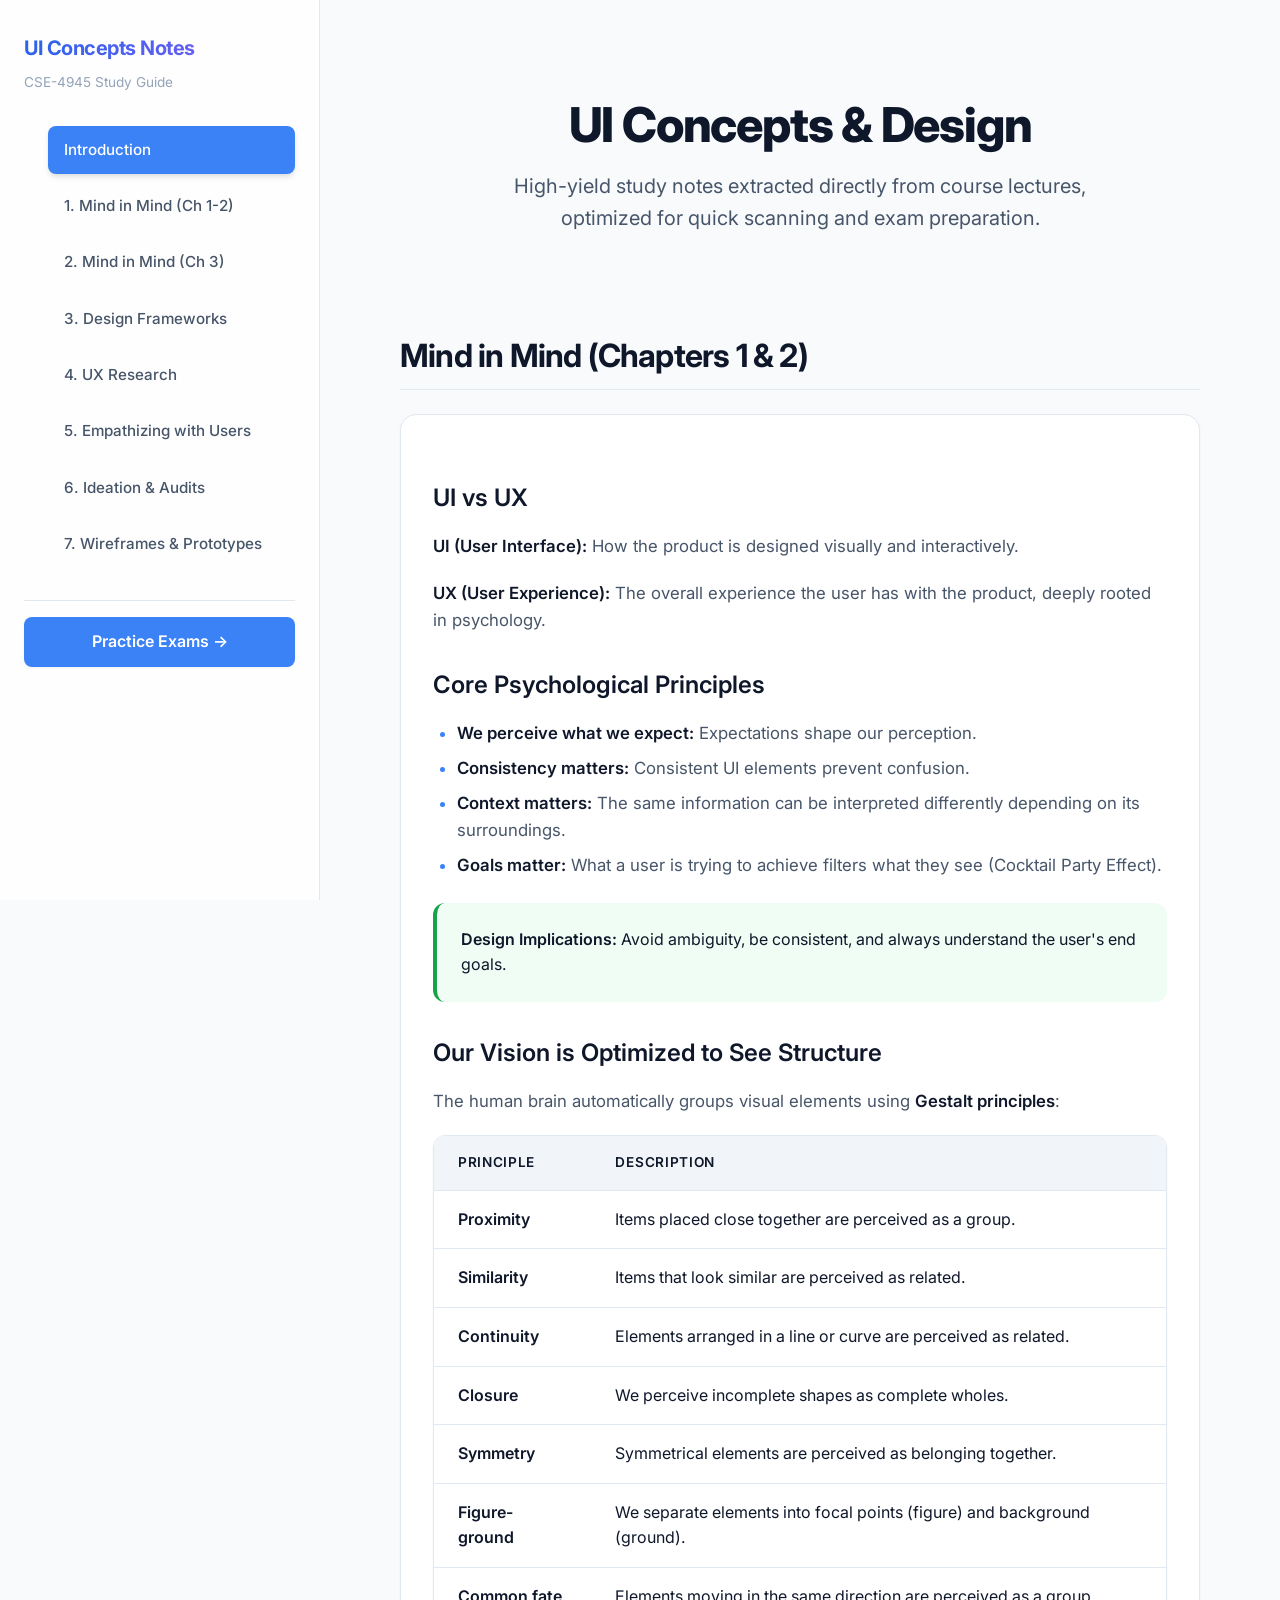
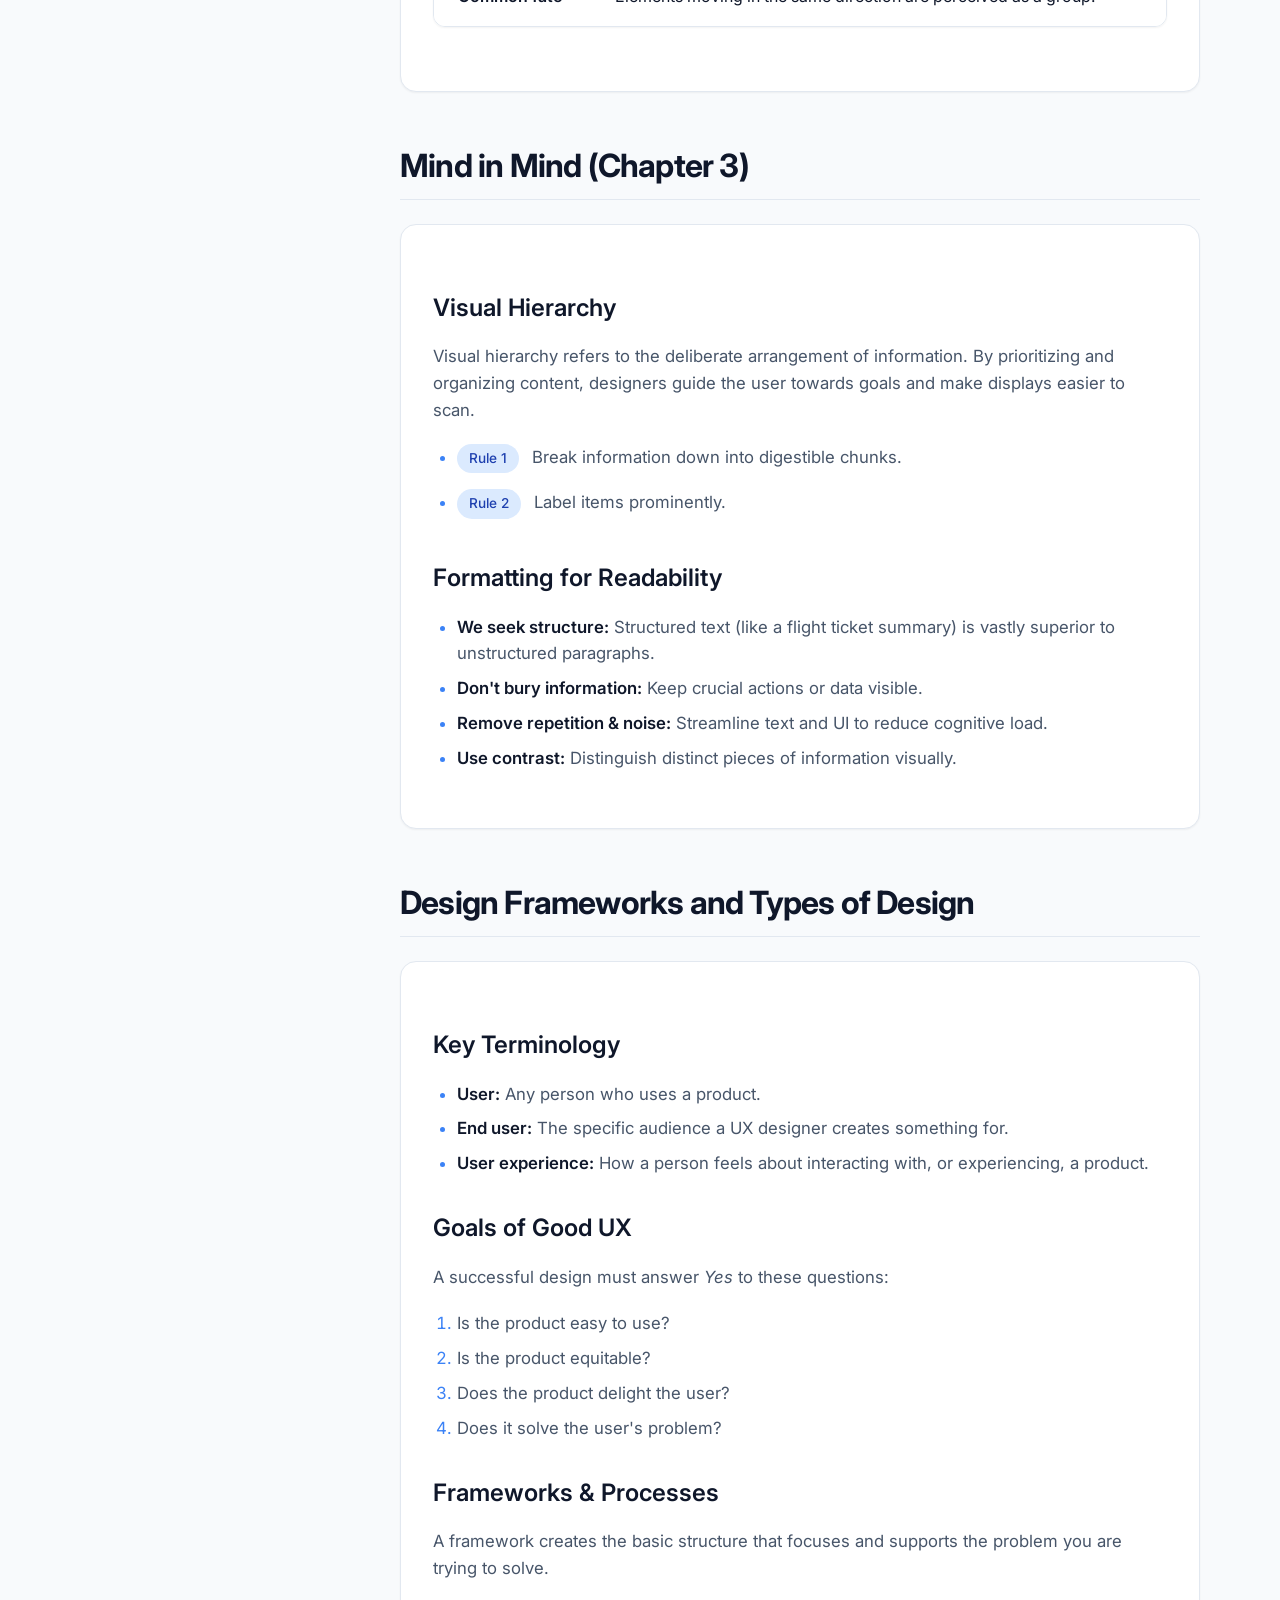
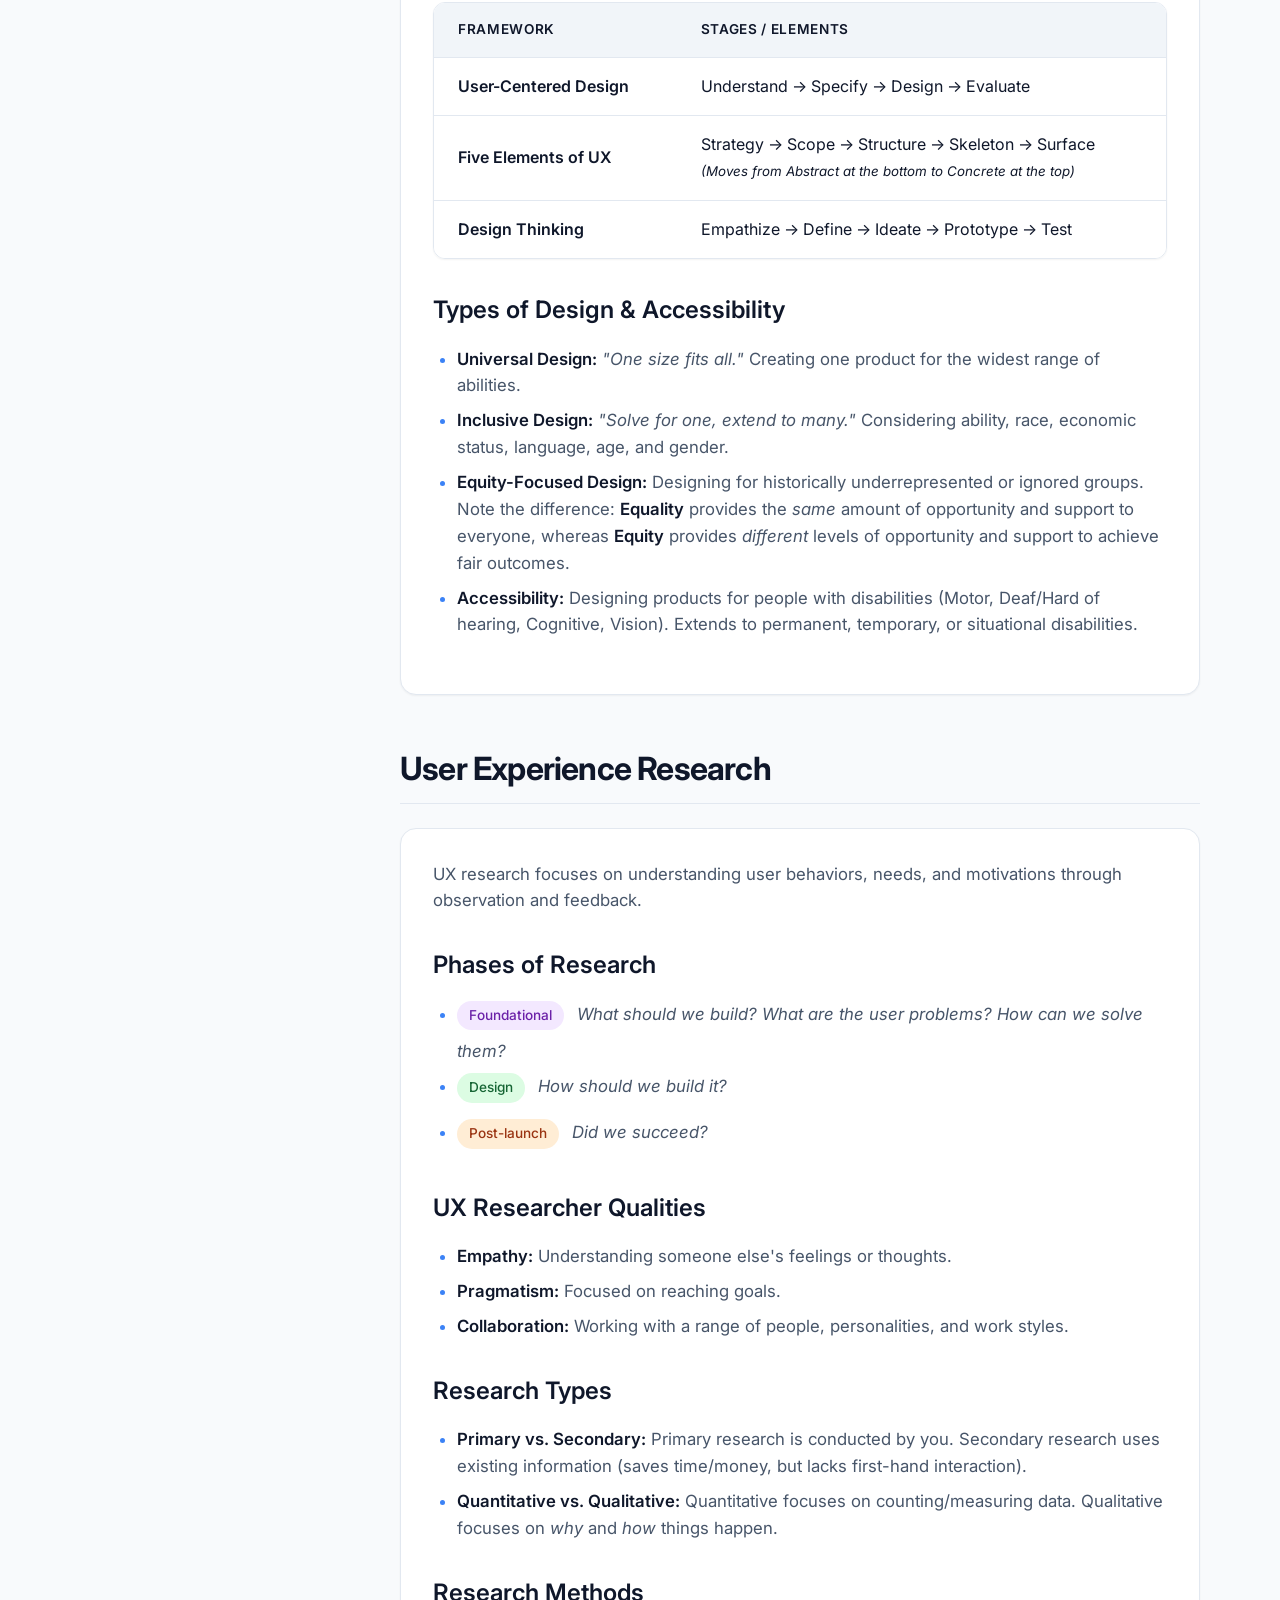
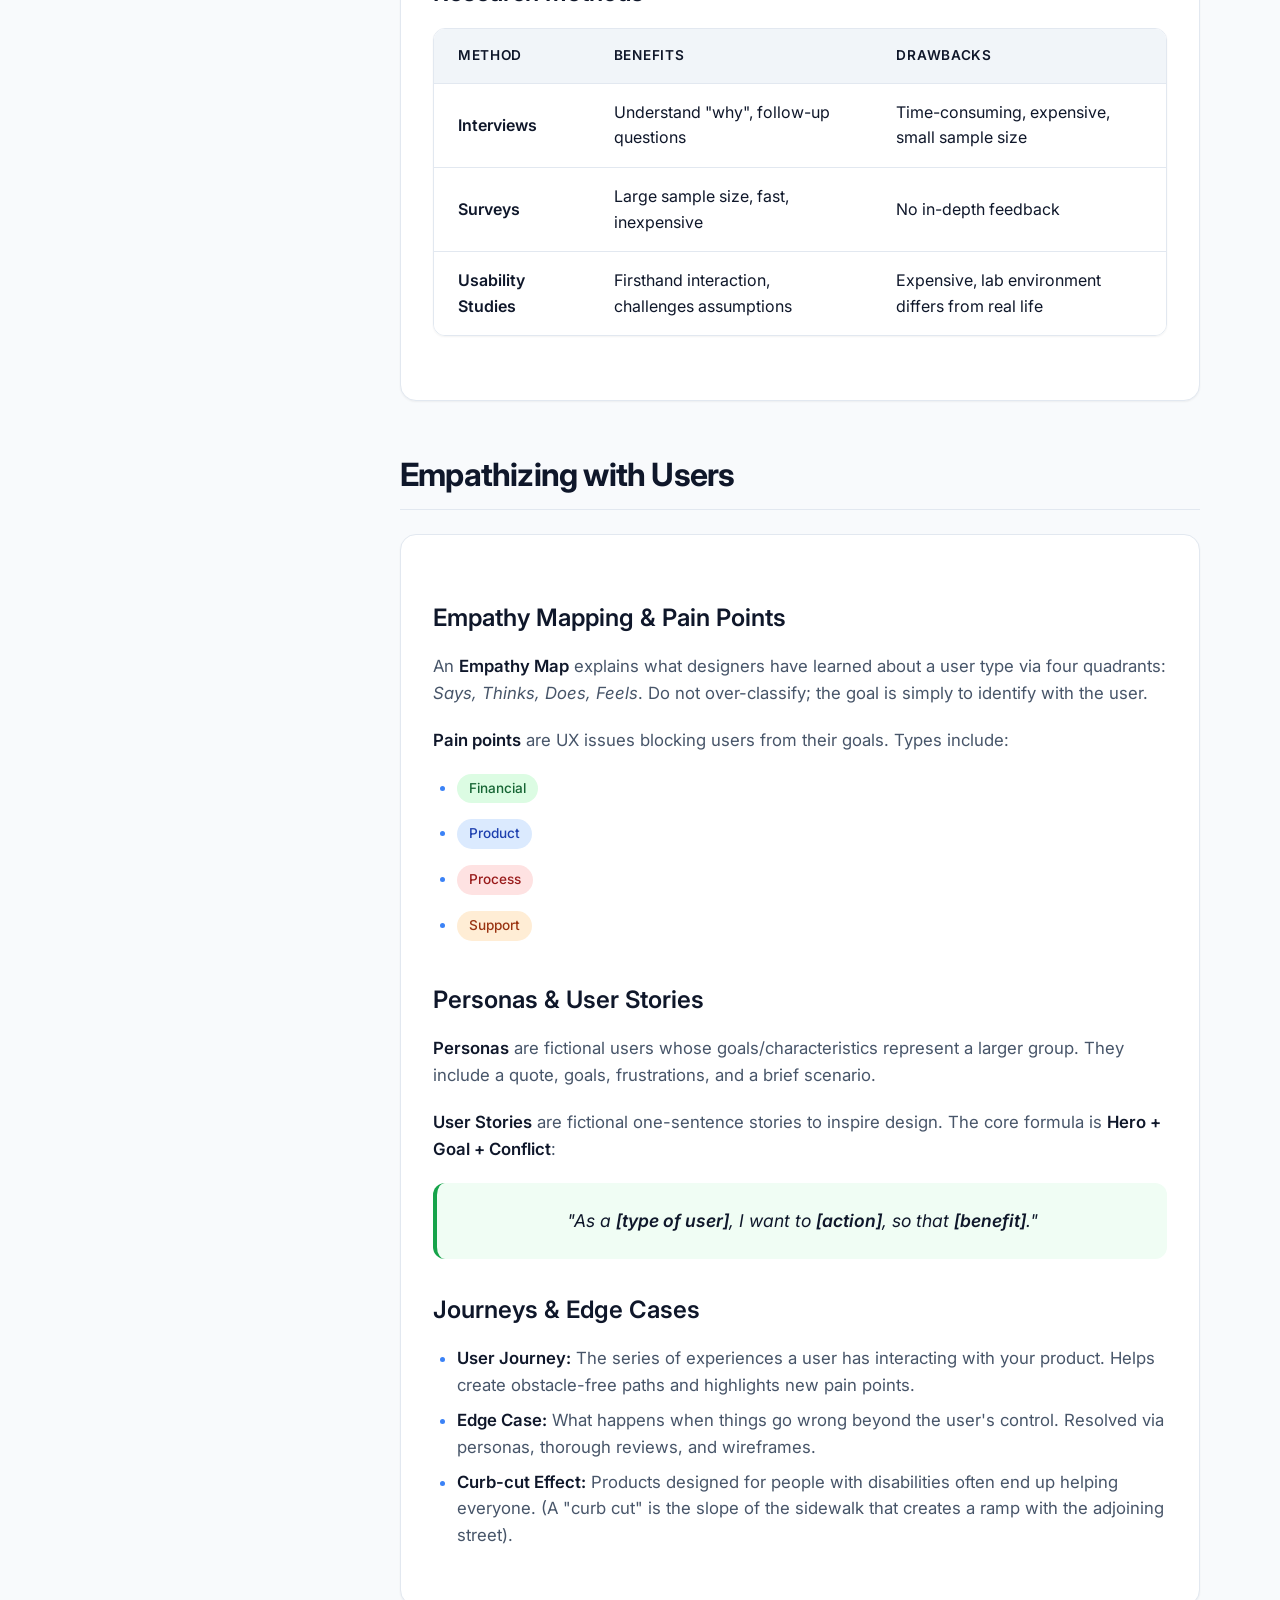
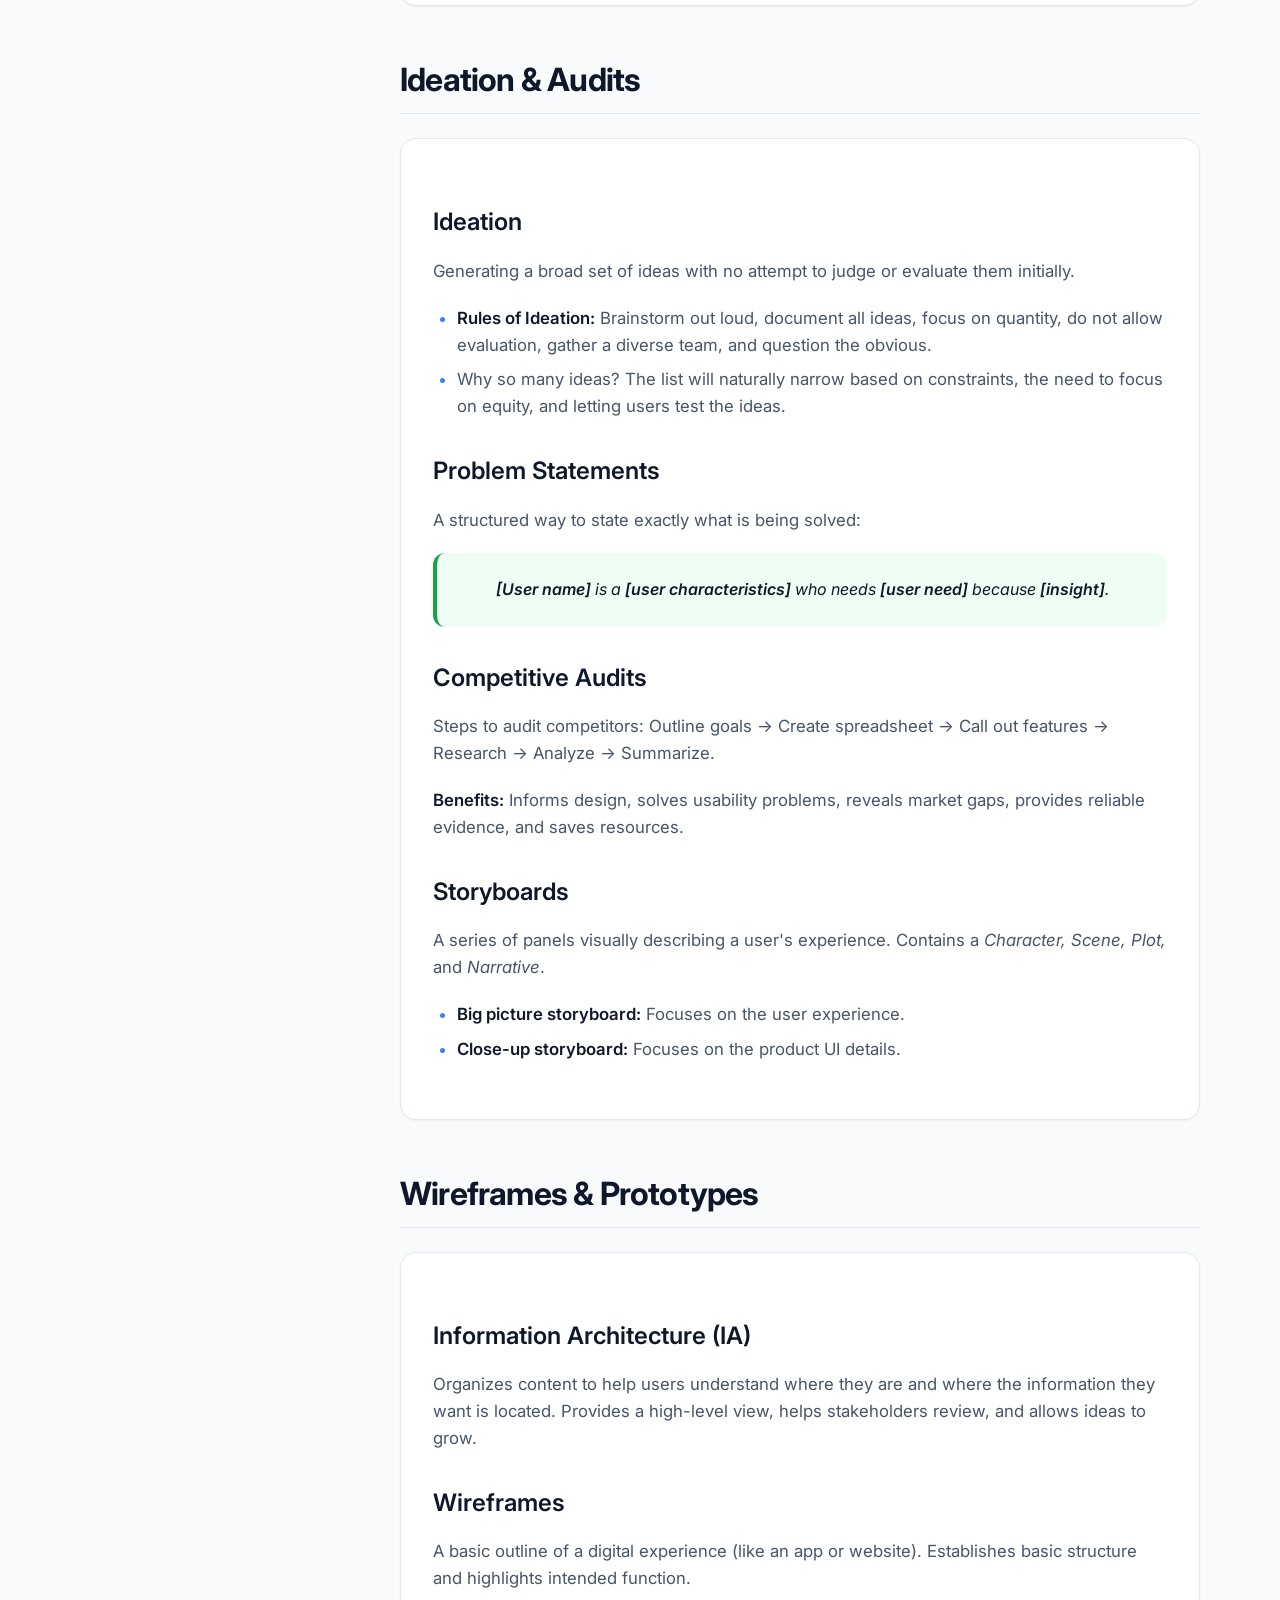
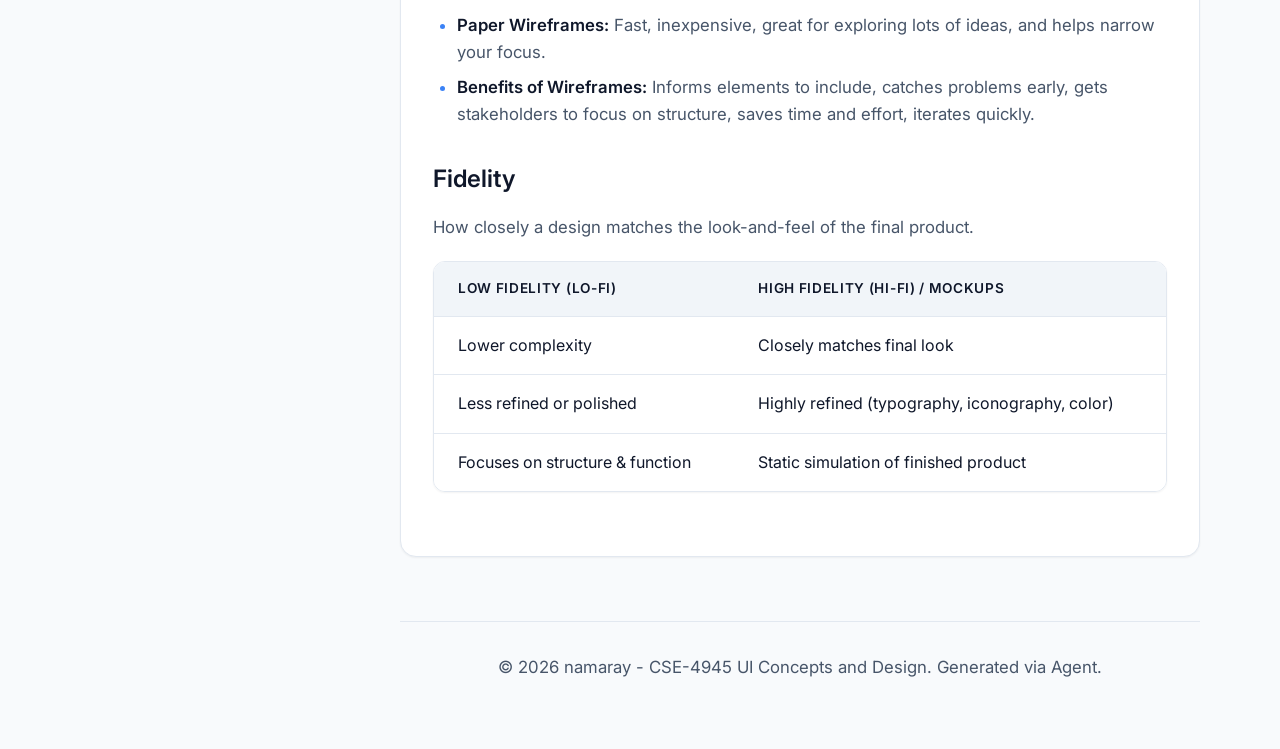
<file: index.html>
<!DOCTYPE html>
<html lang="en">
<head>
    <meta charset="UTF-8">
    <meta name="viewport" content="width=device-width, initial-scale=1.0">
    <title>UI Concepts and Design - Study Notes</title>
    <meta name="description" content="A comprehensive collection of study notes for CSE-4945 UI Concepts and Design.">
    <link rel="stylesheet" href="styles.css">
</head>
<body>
    <button class="mobile-toggle" id="mobile-toggle" aria-label="Toggle navigation">
        <svg width="24" height="24" viewBox="0 0 24 24" fill="none" stroke="currentColor" stroke-width="2" stroke-linecap="round" stroke-linejoin="round">
            <line x1="3" y1="12" x2="21" y2="12"></line>
            <line x1="3" y1="6" x2="21" y2="6"></line>
            <line x1="3" y1="18" x2="21" y2="18"></line>
        </svg>
    </button>

    <div class="app-container">
        <aside class="sidebar" id="sidebar">
            <div class="sidebar-header">
                <div class="sidebar-title">UI Concepts Notes</div>
                <p style="font-size: 0.85rem; margin-top: 0.5rem; color: var(--text-tertiary);">CSE-4945 Study Guide</p>
            </div>
            <nav>
                <ul class="nav-list">
                    <li class="nav-item"><a href="#intro" class="nav-link">Introduction</a></li>
                    <li class="nav-item"><a href="#ch1" class="nav-link">1. Mind in Mind (Ch 1-2)</a></li>
                    <li class="nav-item"><a href="#ch2" class="nav-link">2. Mind in Mind (Ch 3)</a></li>
                    <li class="nav-item"><a href="#ch3" class="nav-link">3. Design Frameworks</a></li>
                    <li class="nav-item"><a href="#ch4" class="nav-link">4. UX Research</a></li>
                    <li class="nav-item"><a href="#ch5" class="nav-link">5. Empathizing with Users</a></li>
                    <li class="nav-item"><a href="#ch6" class="nav-link">6. Ideation & Audits</a></li>
                    <li class="nav-item"><a href="#ch7" class="nav-link">7. Wireframes & Prototypes</a></li>
                </ul>
            </nav>
            <div style="margin-top: 2rem; padding-top: 1rem; border-top: 1px solid var(--border-color);">
                <a href="exam_answers.html" style="display: block; padding: 0.75rem 1rem; background-color: var(--accent-primary); color: white; text-align: center; border-radius: 0.5rem; text-decoration: none; font-weight: 600; box-shadow: var(--shadow-sm); transition: transform 0.2s ease;">Practice Exams &rarr;</a>
            </div>
        </aside>

        <main class="main-content">
            <div class="content-wrapper">
                <section class="hero" id="intro">
                    <h1>UI Concepts & Design</h1>
                    <p>High-yield study notes extracted directly from course lectures, optimized for quick scanning and exam preparation.</p>
                </section>

                <h2 id="ch1">Mind in Mind (Chapters 1 & 2)</h2>
                <div class="card">
                    <h3>UI vs UX</h3>
                    <p><strong>UI (User Interface):</strong> How the product is designed visually and interactively.</p>
                    <p><strong>UX (User Experience):</strong> The overall experience the user has with the product, deeply rooted in psychology.</p>
                    
                    <h3>Core Psychological Principles</h3>
                    <ul>
                        <li><strong>We perceive what we expect:</strong> Expectations shape our perception.</li>
                        <li><strong>Consistency matters:</strong> Consistent UI elements prevent confusion.</li>
                        <li><strong>Context matters:</strong> The same information can be interpreted differently depending on its surroundings.</li>
                        <li><strong>Goals matter:</strong> What a user is trying to achieve filters what they see (Cocktail Party Effect).</li>
                    </ul>
                    
                    <div class="callout">
                        <strong>Design Implications:</strong> Avoid ambiguity, be consistent, and always understand the user's end goals.
                    </div>

                    <h3>Our Vision is Optimized to See Structure</h3>
                    <p>The human brain automatically groups visual elements using <strong>Gestalt principles</strong>:</p>
                    <div class="table-container">
                        <table>
                            <thead>
                                <tr>
                                    <th>Principle</th>
                                    <th>Description</th>
                                </tr>
                            </thead>
                            <tbody>
                                <tr>
                                    <td><strong>Proximity</strong></td>
                                    <td>Items placed close together are perceived as a group.</td>
                                </tr>
                                <tr>
                                    <td><strong>Similarity</strong></td>
                                    <td>Items that look similar are perceived as related.</td>
                                </tr>
                                <tr>
                                    <td><strong>Continuity</strong></td>
                                    <td>Elements arranged in a line or curve are perceived as related.</td>
                                </tr>
                                <tr>
                                    <td><strong>Closure</strong></td>
                                    <td>We perceive incomplete shapes as complete wholes.</td>
                                </tr>
                                <tr>
                                    <td><strong>Symmetry</strong></td>
                                    <td>Symmetrical elements are perceived as belonging together.</td>
                                </tr>
                                <tr>
                                    <td><strong>Figure-ground</strong></td>
                                    <td>We separate elements into focal points (figure) and background (ground).</td>
                                </tr>
                                <tr>
                                    <td><strong>Common fate</strong></td>
                                    <td>Elements moving in the same direction are perceived as a group.</td>
                                </tr>
                            </tbody>
                        </table>
                    </div>
                </div>

                <h2 id="ch2">Mind in Mind (Chapter 3)</h2>
                <div class="card">
                    <h3>Visual Hierarchy</h3>
                    <p>Visual hierarchy refers to the deliberate arrangement of information. By prioritizing and organizing content, designers guide the user towards goals and make displays easier to scan.</p>
                    
                    <ul>
                        <li><span class="badge blue">Rule 1</span> Break information down into digestible chunks.</li>
                        <li><span class="badge blue">Rule 2</span> Label items prominently.</li>
                    </ul>

                    <h3>Formatting for Readability</h3>
                    <ul>
                        <li><strong>We seek structure:</strong> Structured text (like a flight ticket summary) is vastly superior to unstructured paragraphs.</li>
                        <li><strong>Don't bury information:</strong> Keep crucial actions or data visible.</li>
                        <li><strong>Remove repetition & noise:</strong> Streamline text and UI to reduce cognitive load.</li>
                        <li><strong>Use contrast:</strong> Distinguish distinct pieces of information visually.</li>
                    </ul>
                </div>

                <h2 id="ch3">Design Frameworks and Types of Design</h2>
                <div class="card">
                    <h3>Key Terminology</h3>
                    <ul>
                        <li><strong>User:</strong> Any person who uses a product.</li>
                        <li><strong>End user:</strong> The specific audience a UX designer creates something for.</li>
                        <li><strong>User experience:</strong> How a person feels about interacting with, or experiencing, a product.</li>
                    </ul>

                    <h3>Goals of Good UX</h3>
                    <p>A successful design must answer <em>Yes</em> to these questions:</p>
                    <ol>
                        <li>Is the product easy to use?</li>
                        <li>Is the product equitable?</li>
                        <li>Does the product delight the user?</li>
                        <li>Does it solve the user's problem?</li>
                    </ol>

                    <h3>Frameworks & Processes</h3>
                    <p>A framework creates the basic structure that focuses and supports the problem you are trying to solve.</p>
                    
                    <div class="table-container">
                        <table>
                            <thead>
                                <tr>
                                    <th>Framework</th>
                                    <th>Stages / Elements</th>
                                </tr>
                            </thead>
                            <tbody>
                                <tr>
                                    <td><strong>User-Centered Design</strong></td>
                                    <td>Understand &rarr; Specify &rarr; Design &rarr; Evaluate</td>
                                </tr>
                                <tr>
                                    <td><strong>Five Elements of UX</strong></td>
                                    <td>Strategy &rarr; Scope &rarr; Structure &rarr; Skeleton &rarr; Surface<br><small><em>(Moves from Abstract at the bottom to Concrete at the top)</em></small></td>
                                </tr>
                                <tr>
                                    <td><strong>Design Thinking</strong></td>
                                    <td>Empathize &rarr; Define &rarr; Ideate &rarr; Prototype &rarr; Test</td>
                                </tr>
                            </tbody>
                        </table>
                    </div>

                    <h3>Types of Design & Accessibility</h3>
                    <ul>
                        <li><strong>Universal Design:</strong> <em>"One size fits all."</em> Creating one product for the widest range of abilities.</li>
                        <li><strong>Inclusive Design:</strong> <em>"Solve for one, extend to many."</em> Considering ability, race, economic status, language, age, and gender.</li>
                        <li><strong>Equity-Focused Design:</strong> Designing for historically underrepresented or ignored groups. Note the difference: <strong>Equality</strong> provides the <em>same</em> amount of opportunity and support to everyone, whereas <strong>Equity</strong> provides <em>different</em> levels of opportunity and support to achieve fair outcomes.</li>
                        <li><strong>Accessibility:</strong> Designing products for people with disabilities (Motor, Deaf/Hard of hearing, Cognitive, Vision). Extends to permanent, temporary, or situational disabilities.</li>
                    </ul>
                </div>

                <h2 id="ch4">User Experience Research</h2>
                <div class="card">
                    <p>UX research focuses on understanding user behaviors, needs, and motivations through observation and feedback.</p>

                    <h3>Phases of Research</h3>
                    <ul>
                        <li><span class="badge purple">Foundational</span> <em>What should we build? What are the user problems? How can we solve them?</em></li>
                        <li><span class="badge green">Design</span> <em>How should we build it?</em></li>
                        <li><span class="badge orange">Post-launch</span> <em>Did we succeed?</em></li>
                    </ul>

                    <h3>UX Researcher Qualities</h3>
                    <ul>
                        <li><strong>Empathy:</strong> Understanding someone else's feelings or thoughts.</li>
                        <li><strong>Pragmatism:</strong> Focused on reaching goals.</li>
                        <li><strong>Collaboration:</strong> Working with a range of people, personalities, and work styles.</li>
                    </ul>

                    <h3>Research Types</h3>
                    <ul>
                        <li><strong>Primary vs. Secondary:</strong> Primary research is conducted by you. Secondary research uses existing information (saves time/money, but lacks first-hand interaction).</li>
                        <li><strong>Quantitative vs. Qualitative:</strong> Quantitative focuses on counting/measuring data. Qualitative focuses on <em>why</em> and <em>how</em> things happen.</li>
                    </ul>

                    <h3>Research Methods</h3>
                    <div class="table-container">
                        <table>
                            <thead>
                                <tr>
                                    <th>Method</th>
                                    <th>Benefits</th>
                                    <th>Drawbacks</th>
                                </tr>
                            </thead>
                            <tbody>
                                <tr>
                                    <td><strong>Interviews</strong></td>
                                    <td>Understand "why", follow-up questions</td>
                                    <td>Time-consuming, expensive, small sample size</td>
                                </tr>
                                <tr>
                                    <td><strong>Surveys</strong></td>
                                    <td>Large sample size, fast, inexpensive</td>
                                    <td>No in-depth feedback</td>
                                </tr>
                                <tr>
                                    <td><strong>Usability Studies</strong></td>
                                    <td>Firsthand interaction, challenges assumptions</td>
                                    <td>Expensive, lab environment differs from real life</td>
                                </tr>
                            </tbody>
                        </table>
                    </div>
                </div>

                <h2 id="ch5">Empathizing with Users</h2>
                <div class="card">
                    <h3>Empathy Mapping & Pain Points</h3>
                    <p>An <strong>Empathy Map</strong> explains what designers have learned about a user type via four quadrants: <em>Says, Thinks, Does, Feels</em>. Do not over-classify; the goal is simply to identify with the user.</p>
                    <p><strong>Pain points</strong> are UX issues blocking users from their goals. Types include:</p>
                    <ul>
                        <li><span class="badge green">Financial</span></li>
                        <li><span class="badge blue">Product</span></li>
                        <li><span class="badge red">Process</span></li>
                        <li><span class="badge orange">Support</span></li>
                    </ul>

                    <h3>Personas & User Stories</h3>
                    <p><strong>Personas</strong> are fictional users whose goals/characteristics represent a larger group. They include a quote, goals, frustrations, and a brief scenario.</p>
                    <p><strong>User Stories</strong> are fictional one-sentence stories to inspire design. The core formula is <strong>Hero + Goal + Conflict</strong>:</p>
                    <div class="callout" style="text-align: center; font-size: 1.1rem;">
                        <em>"As a <strong>[type of user]</strong>, I want to <strong>[action]</strong>, so that <strong>[benefit]</strong>."</em>
                    </div>

                    <h3>Journeys & Edge Cases</h3>
                    <ul>
                        <li><strong>User Journey:</strong> The series of experiences a user has interacting with your product. Helps create obstacle-free paths and highlights new pain points.</li>
                        <li><strong>Edge Case:</strong> What happens when things go wrong beyond the user's control. Resolved via personas, thorough reviews, and wireframes.</li>
                        <li><strong>Curb-cut Effect:</strong> Products designed for people with disabilities often end up helping everyone. (A "curb cut" is the slope of the sidewalk that creates a ramp with the adjoining street).</li>
                    </ul>
                </div>

                <h2 id="ch6">Ideation & Audits</h2>
                <div class="card">
                    <h3>Ideation</h3>
                    <p>Generating a broad set of ideas with no attempt to judge or evaluate them initially.</p>
                    <ul>
                        <li><strong>Rules of Ideation:</strong> Brainstorm out loud, document all ideas, focus on quantity, do not allow evaluation, gather a diverse team, and question the obvious.</li>
                        <li>Why so many ideas? The list will naturally narrow based on constraints, the need to focus on equity, and letting users test the ideas.</li>
                    </ul>

                    <h3>Problem Statements</h3>
                    <p>A structured way to state exactly what is being solved:</p>
                    <div class="callout" style="text-align: center;">
                        <em><strong>[User name]</strong> is a <strong>[user characteristics]</strong> who needs <strong>[user need]</strong> because <strong>[insight]</strong>.</em>
                    </div>

                    <h3>Competitive Audits</h3>
                    <p>Steps to audit competitors: Outline goals &rarr; Create spreadsheet &rarr; Call out features &rarr; Research &rarr; Analyze &rarr; Summarize.</p>
                    <p><strong>Benefits:</strong> Informs design, solves usability problems, reveals market gaps, provides reliable evidence, and saves resources.</p>

                    <h3>Storyboards</h3>
                    <p>A series of panels visually describing a user's experience. Contains a <em>Character, Scene, Plot,</em> and <em>Narrative</em>.</p>
                    <ul>
                        <li><strong>Big picture storyboard:</strong> Focuses on the user experience.</li>
                        <li><strong>Close-up storyboard:</strong> Focuses on the product UI details.</li>
                    </ul>
                </div>

                <h2 id="ch7">Wireframes & Prototypes</h2>
                <div class="card">
                    <h3>Information Architecture (IA)</h3>
                    <p>Organizes content to help users understand where they are and where the information they want is located. Provides a high-level view, helps stakeholders review, and allows ideas to grow.</p>

                    <h3>Wireframes</h3>
                    <p>A basic outline of a digital experience (like an app or website). Establishes basic structure and highlights intended function.</p>
                    <ul>
                        <li><strong>Paper Wireframes:</strong> Fast, inexpensive, great for exploring lots of ideas, and helps narrow your focus.</li>
                        <li><strong>Benefits of Wireframes:</strong> Informs elements to include, catches problems early, gets stakeholders to focus on structure, saves time and effort, iterates quickly.</li>
                    </ul>

                    <h3>Fidelity</h3>
                    <p>How closely a design matches the look-and-feel of the final product.</p>
                    <div class="table-container">
                        <table>
                            <thead>
                                <tr>
                                    <th>Low Fidelity (Lo-Fi)</th>
                                    <th>High Fidelity (Hi-Fi) / Mockups</th>
                                </tr>
                            </thead>
                            <tbody>
                                <tr>
                                    <td>Lower complexity</td>
                                    <td>Closely matches final look</td>
                                </tr>
                                <tr>
                                    <td>Less refined or polished</td>
                                    <td>Highly refined (typography, iconography, color)</td>
                                </tr>
                                <tr>
                                    <td>Focuses on structure & function</td>
                                    <td>Static simulation of finished product</td>
                                </tr>
                            </tbody>
                        </table>
                    </div>
                </div>

                <footer>
                    <p>&copy; 2026 namaray - CSE-4945 UI Concepts and Design. Generated via Agent.</p>
                </footer>
            </div>
        </main>
    </div>

    <script>
        // Simple script to handle mobile sidebar toggle and active states
        document.addEventListener('DOMContentLoaded', () => {
            const toggle = document.getElementById('mobile-toggle');
            const sidebar = document.getElementById('sidebar');
            const links = document.querySelectorAll('.nav-link');
            const sections = document.querySelectorAll('h2, .hero');

            // Toggle sidebar
            toggle.addEventListener('click', () => {
                sidebar.classList.toggle('open');
            });

            // Close sidebar when clicking a link (mobile)
            links.forEach(link => {
                link.addEventListener('click', () => {
                    if (window.innerWidth <= 768) {
                        sidebar.classList.remove('open');
                    }
                });
            });

            // Scrollspy logic
            window.addEventListener('scroll', () => {
                let current = '';
                sections.forEach(section => {
                    const sectionTop = section.offsetTop;
                    if (pageYOffset >= sectionTop - 100) {
                        current = section.getAttribute('id');
                    }
                });

                links.forEach(link => {
                    link.classList.remove('active');
                    if (link.getAttribute('href').includes(current)) {
                        link.classList.add('active');
                    }
                });
            });
        });
    </script>
</body>
</html>
</file>
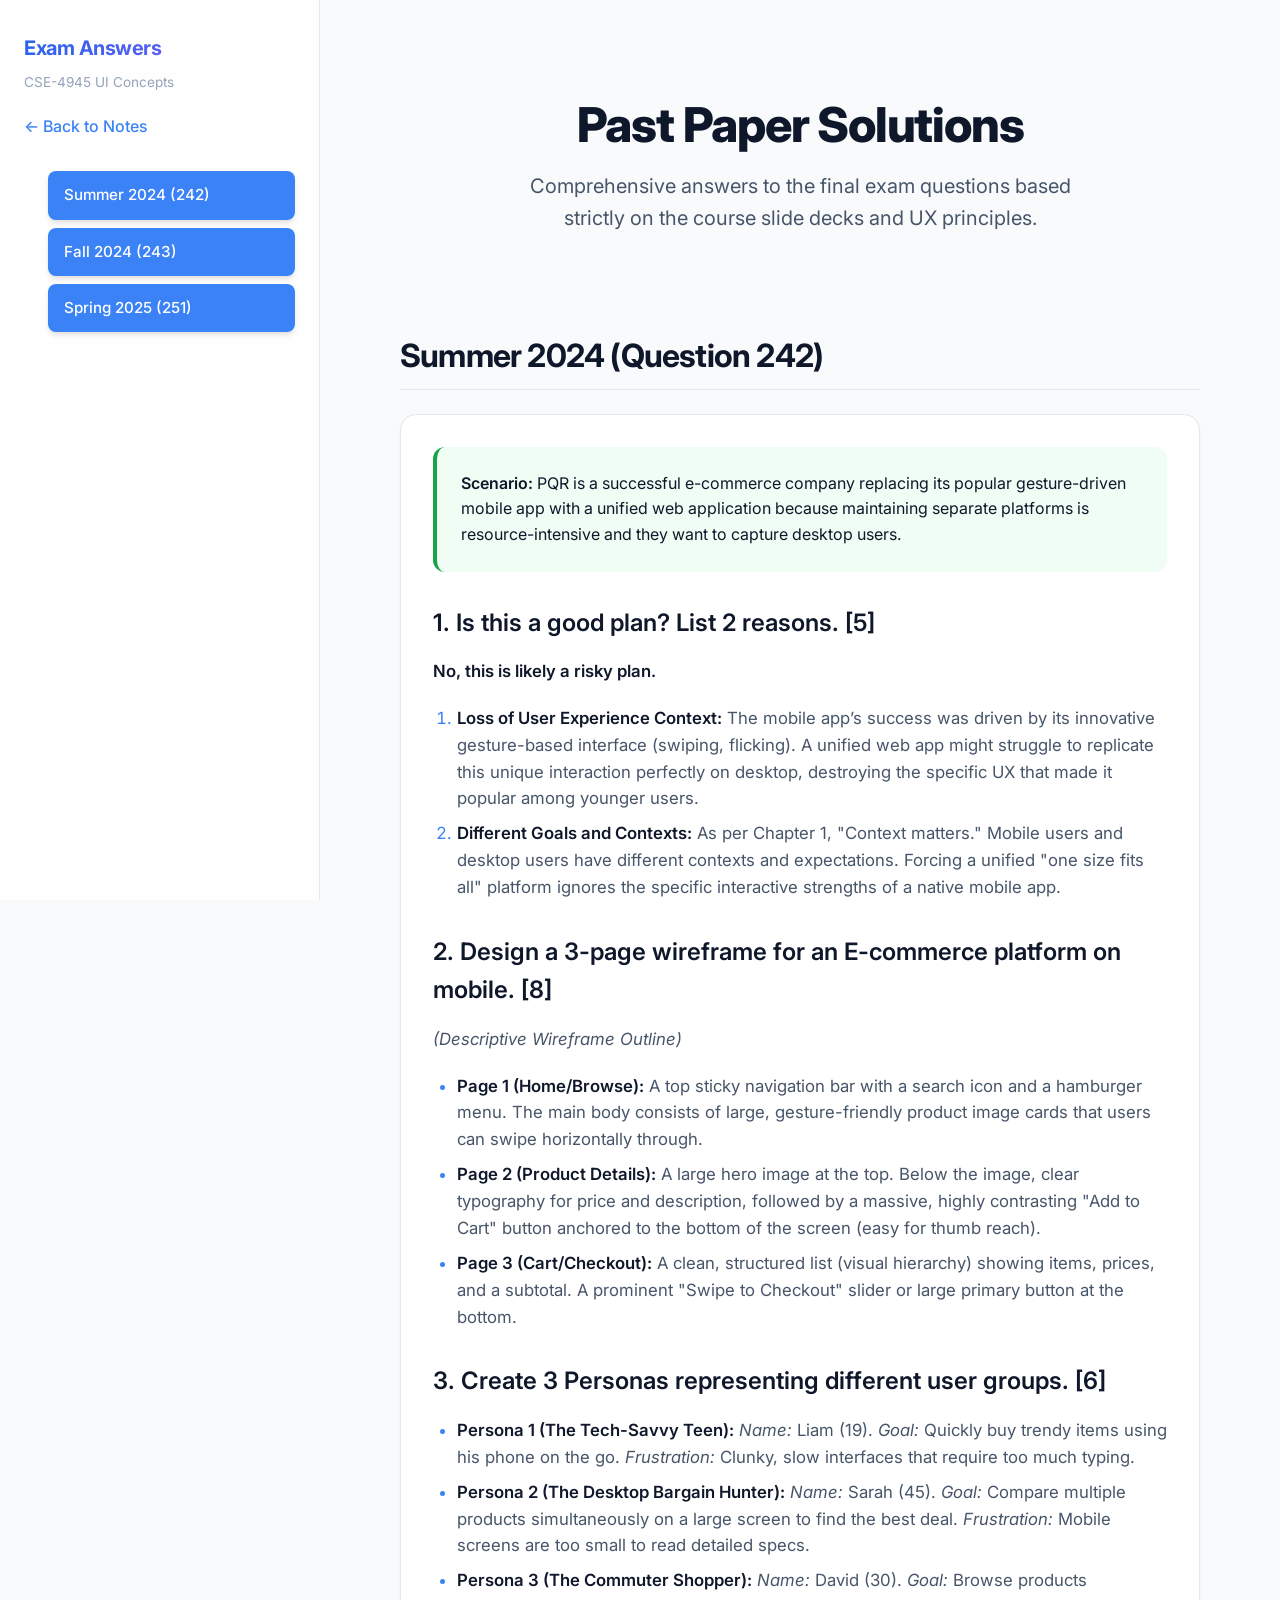
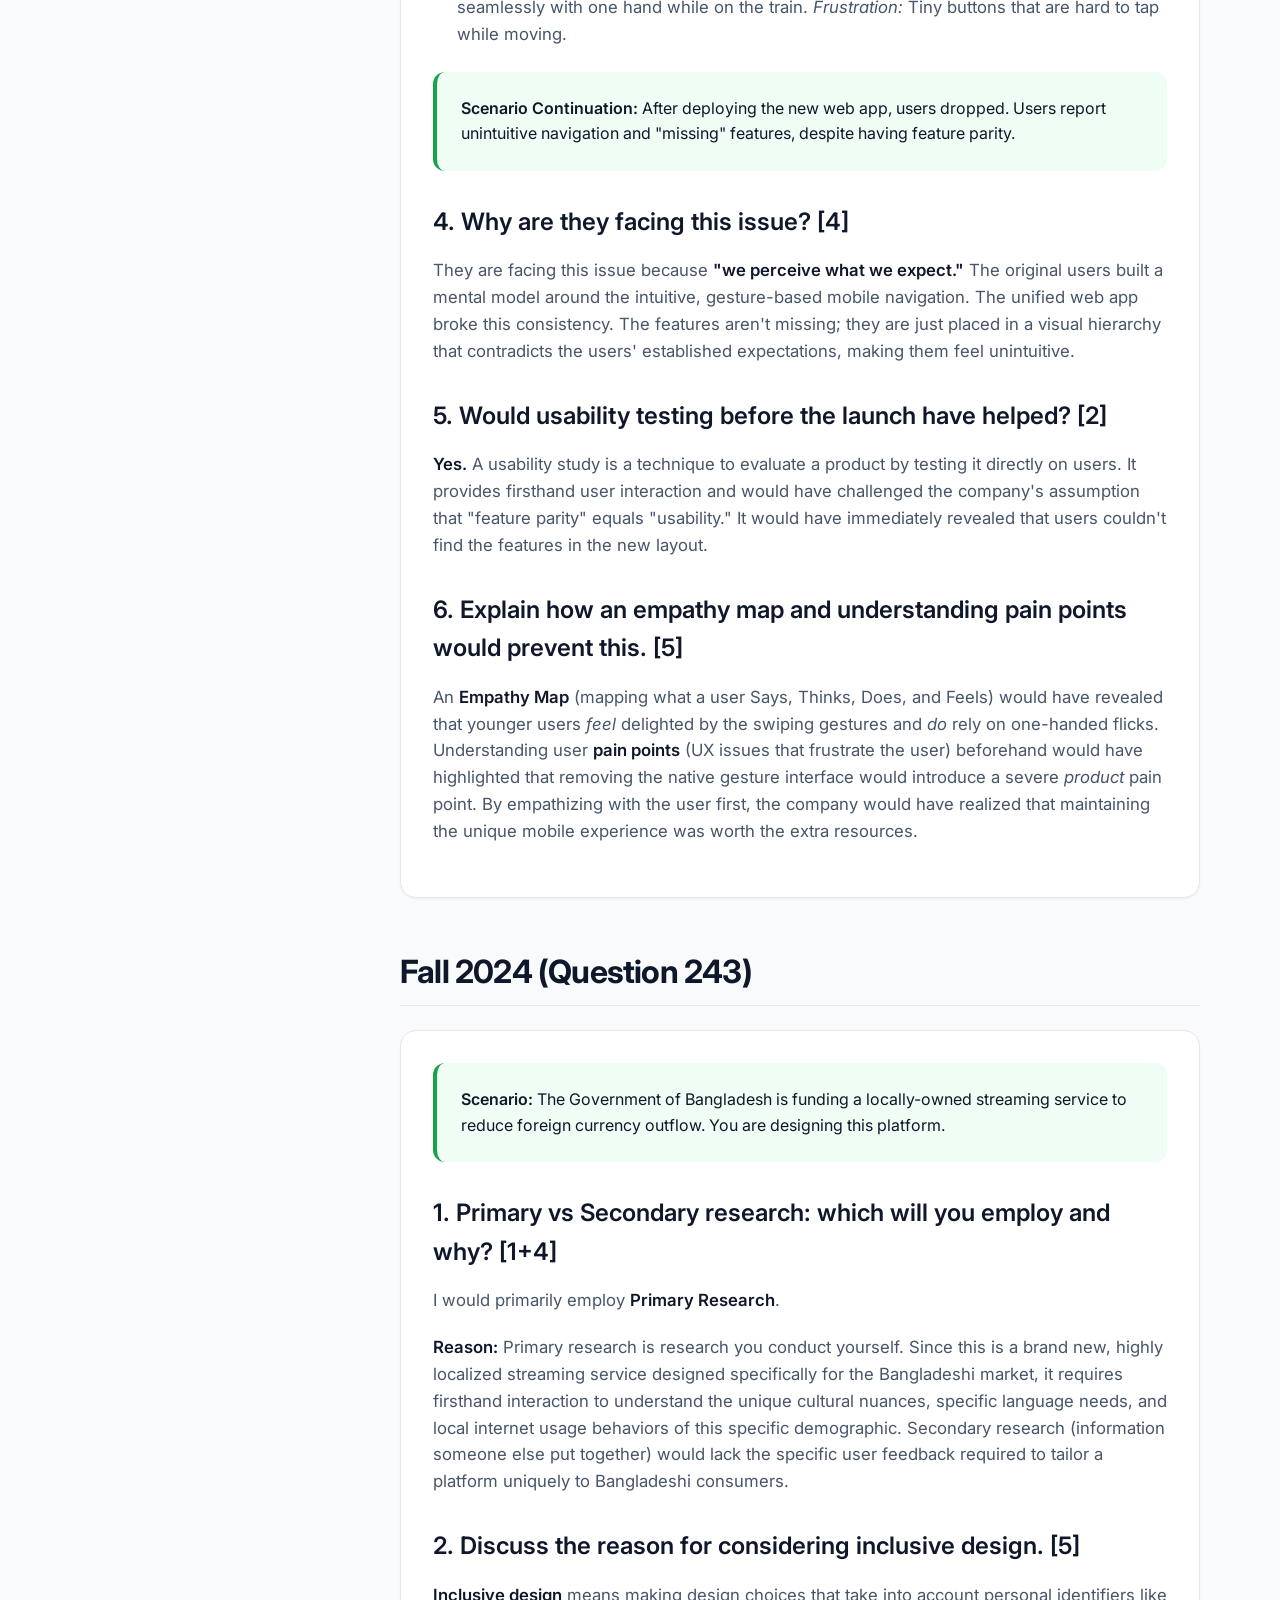
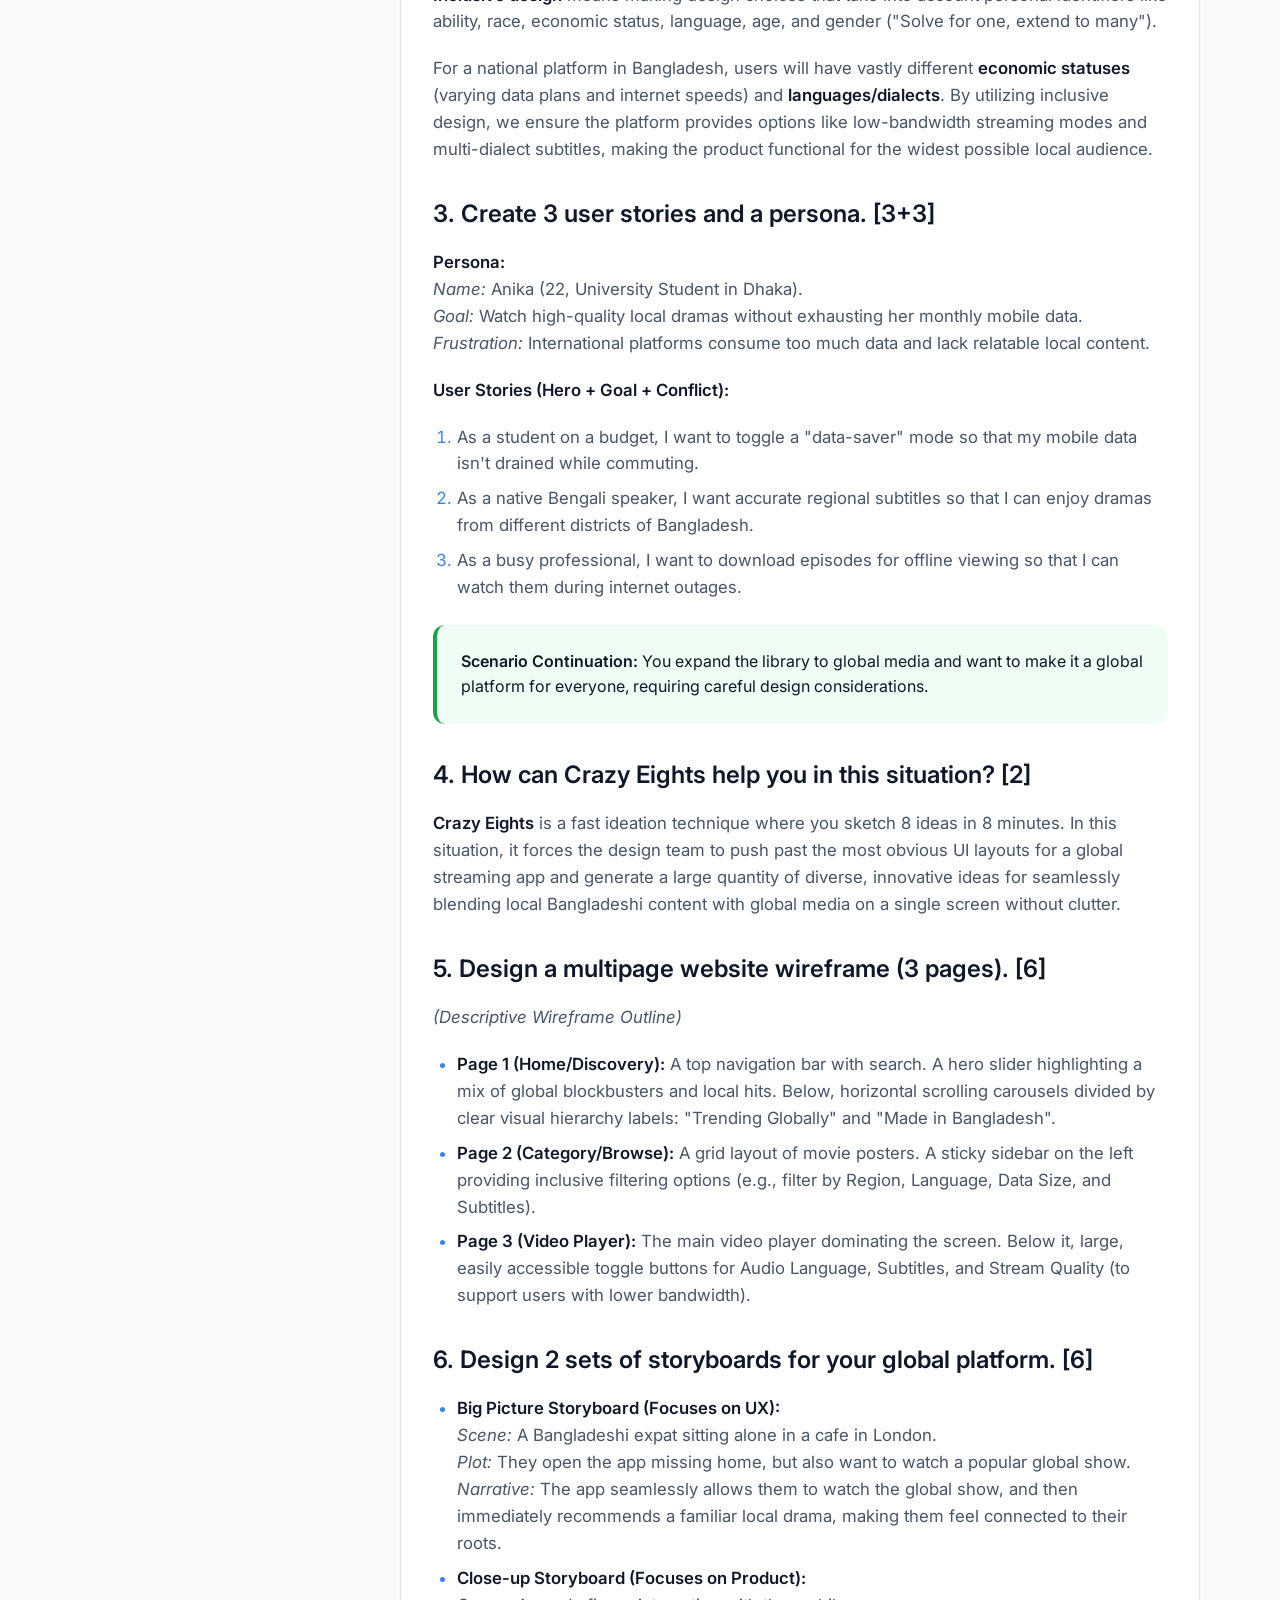
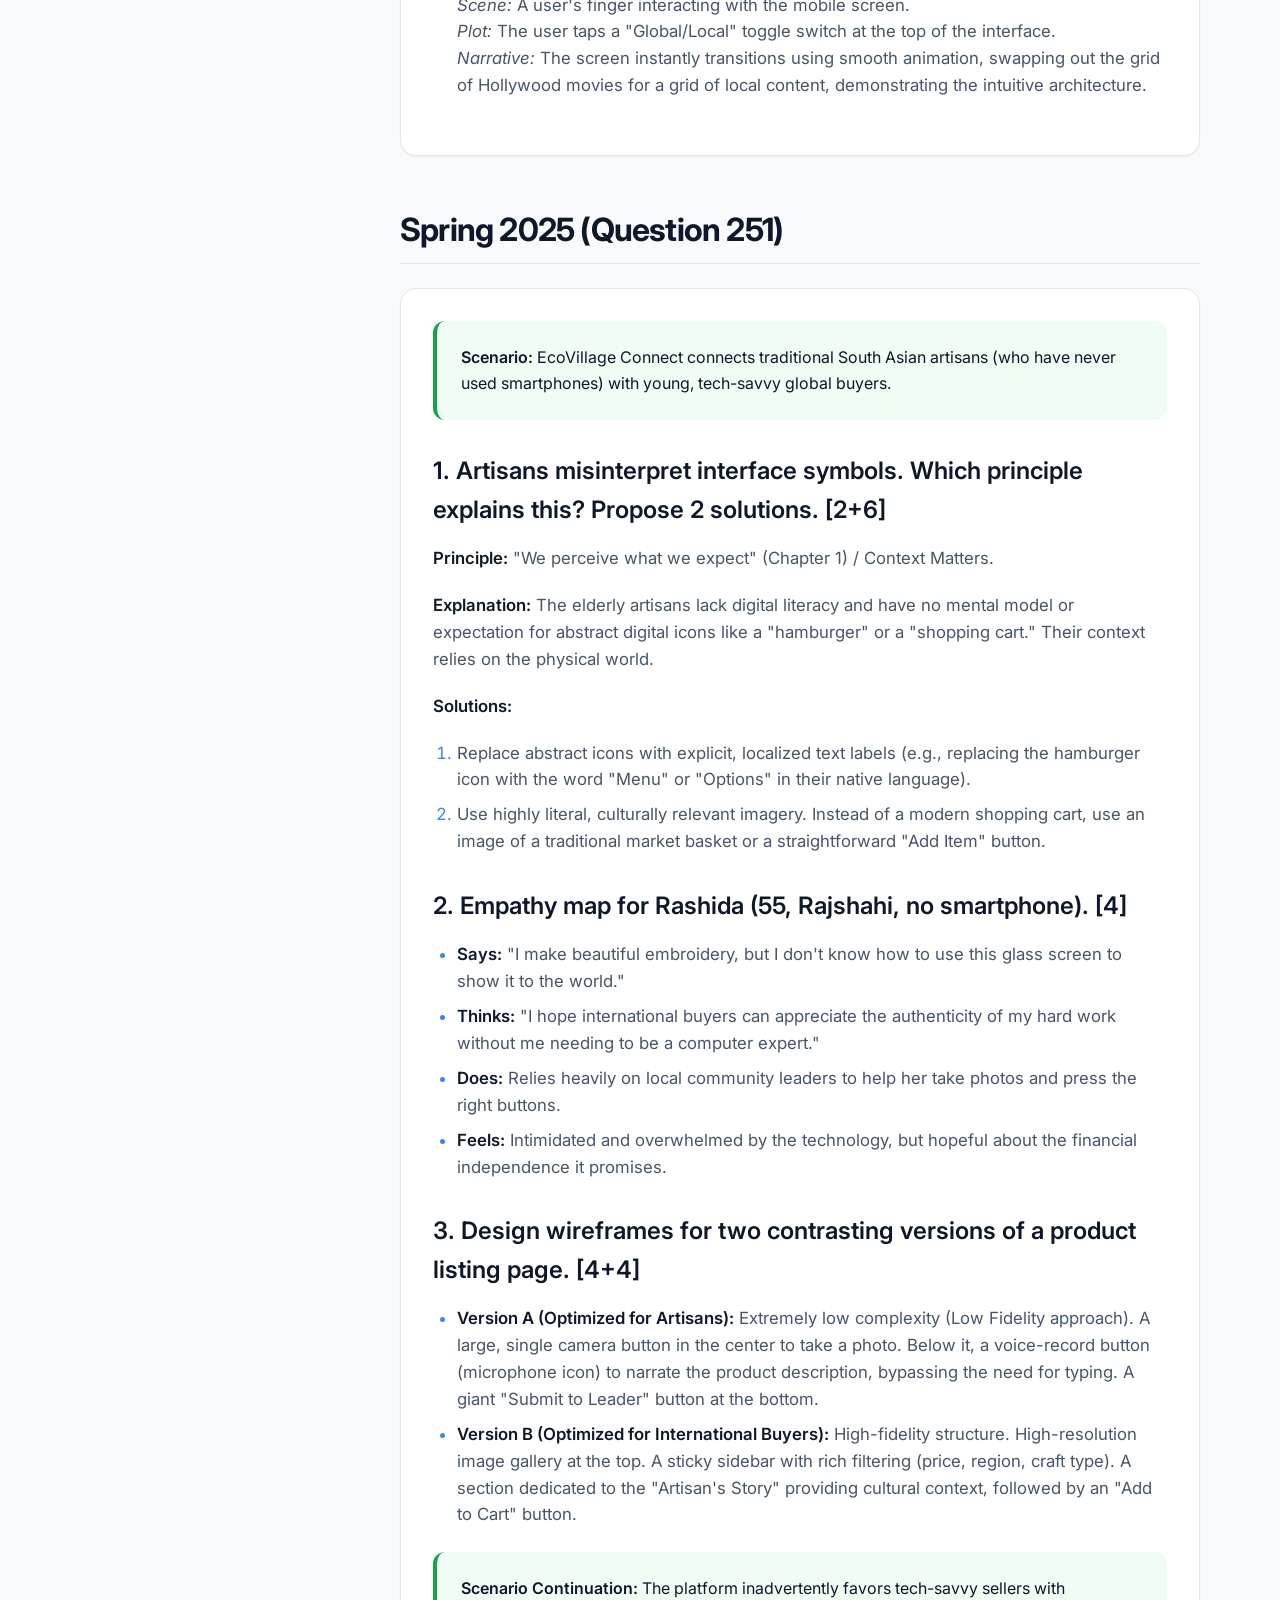
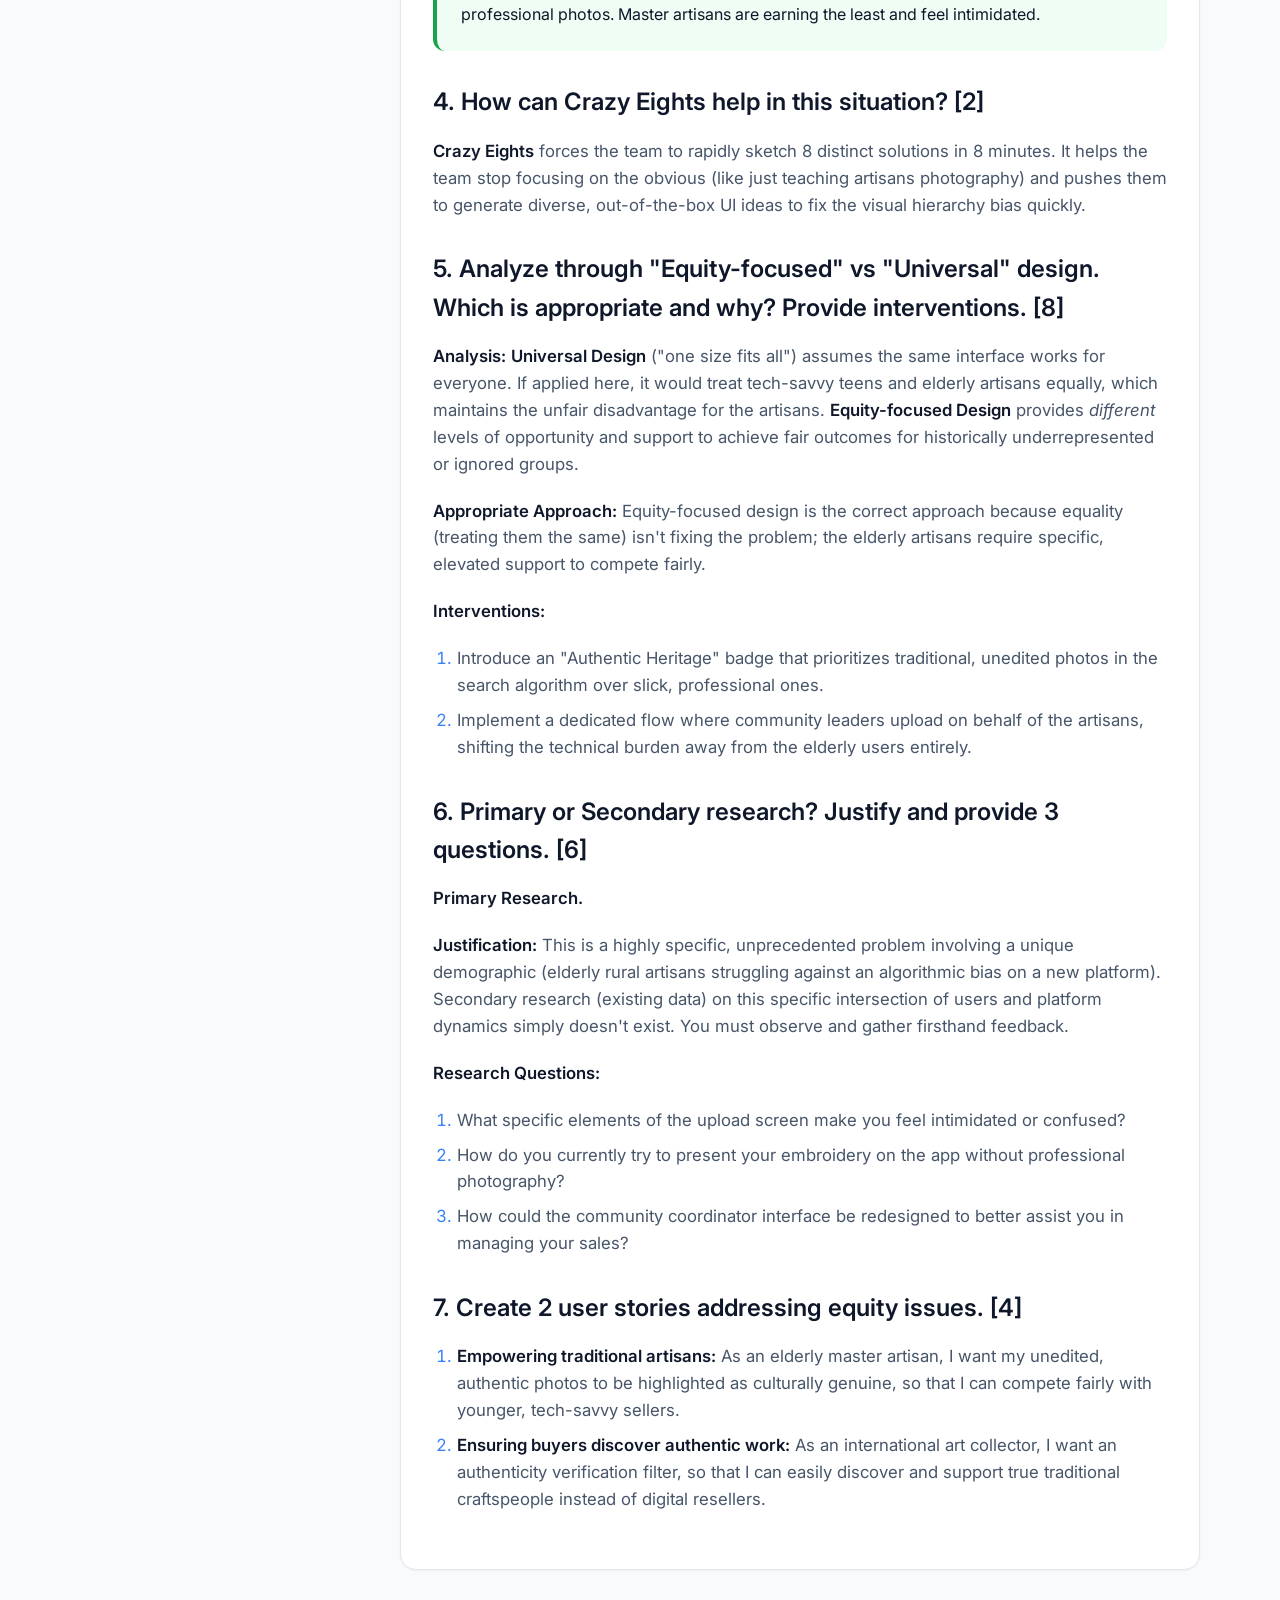
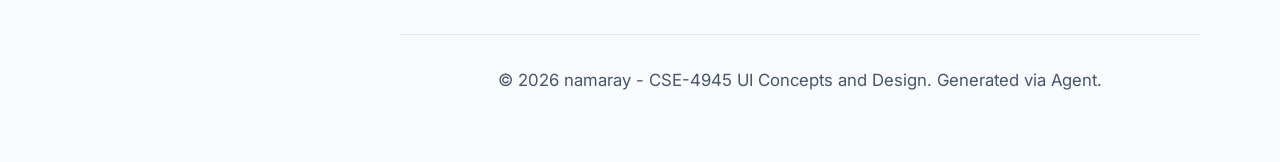
<file: exam_answers.html>
<!DOCTYPE html>
<html lang="en">
<head>
    <meta charset="UTF-8">
    <meta name="viewport" content="width=device-width, initial-scale=1.0">
    <title>Exam Question Answers - UI Concepts</title>
    <meta name="description" content="Answers to final exam questions for CSE-4945 UI Concepts and Design.">
    <link rel="stylesheet" href="styles.css">
</head>
<body>
    <button class="mobile-toggle" id="mobile-toggle" aria-label="Toggle navigation">
        <svg width="24" height="24" viewBox="0 0 24 24" fill="none" stroke="currentColor" stroke-width="2" stroke-linecap="round" stroke-linejoin="round">
            <line x1="3" y1="12" x2="21" y2="12"></line>
            <line x1="3" y1="6" x2="21" y2="6"></line>
            <line x1="3" y1="18" x2="21" y2="18"></line>
        </svg>
    </button>

    <div class="app-container">
        <aside class="sidebar" id="sidebar">
            <div class="sidebar-header">
                <div class="sidebar-title">Exam Answers</div>
                <p style="font-size: 0.85rem; margin-top: 0.5rem; color: var(--text-tertiary);">CSE-4945 UI Concepts</p>
                <a href="index.html" style="display: block; margin-top: 1rem; color: var(--accent-primary); text-decoration: none; font-weight: 500;">&larr; Back to Notes</a>
            </div>
            <nav>
                <ul class="nav-list">
                    <li class="nav-item"><a href="#summer2024" class="nav-link">Summer 2024 (242)</a></li>
                    <li class="nav-item"><a href="#fall2024" class="nav-link">Fall 2024 (243)</a></li>
                    <li class="nav-item"><a href="#spring2025" class="nav-link">Spring 2025 (251)</a></li>
                </ul>
            </nav>
        </aside>

        <main class="main-content">
            <div class="content-wrapper">
                <section class="hero">
                    <h1>Past Paper Solutions</h1>
                    <p>Comprehensive answers to the final exam questions based strictly on the course slide decks and UX principles.</p>
                </section>

                <h2 id="summer2024">Summer 2024 (Question 242)</h2>
                <div class="card">
                    <div class="callout">
                        <strong>Scenario:</strong> PQR is a successful e-commerce company replacing its popular gesture-driven mobile app with a unified web application because maintaining separate platforms is resource-intensive and they want to capture desktop users.
                    </div>

                    <h3>1. Is this a good plan? List 2 reasons. [5]</h3>
                    <p><strong>No, this is likely a risky plan.</strong></p>
                    <ol>
                        <li><strong>Loss of User Experience Context:</strong> The mobile app’s success was driven by its innovative gesture-based interface (swiping, flicking). A unified web app might struggle to replicate this unique interaction perfectly on desktop, destroying the specific UX that made it popular among younger users.</li>
                        <li><strong>Different Goals and Contexts:</strong> As per Chapter 1, "Context matters." Mobile users and desktop users have different contexts and expectations. Forcing a unified "one size fits all" platform ignores the specific interactive strengths of a native mobile app.</li>
                    </ol>

                    <h3>2. Design a 3-page wireframe for an E-commerce platform on mobile. [8]</h3>
                    <p><em>(Descriptive Wireframe Outline)</em></p>
                    <ul>
                        <li><strong>Page 1 (Home/Browse):</strong> A top sticky navigation bar with a search icon and a hamburger menu. The main body consists of large, gesture-friendly product image cards that users can swipe horizontally through.</li>
                        <li><strong>Page 2 (Product Details):</strong> A large hero image at the top. Below the image, clear typography for price and description, followed by a massive, highly contrasting "Add to Cart" button anchored to the bottom of the screen (easy for thumb reach).</li>
                        <li><strong>Page 3 (Cart/Checkout):</strong> A clean, structured list (visual hierarchy) showing items, prices, and a subtotal. A prominent "Swipe to Checkout" slider or large primary button at the bottom.</li>
                    </ul>

                    <h3>3. Create 3 Personas representing different user groups. [6]</h3>
                    <ul>
                        <li><strong>Persona 1 (The Tech-Savvy Teen):</strong> <em>Name:</em> Liam (19). <em>Goal:</em> Quickly buy trendy items using his phone on the go. <em>Frustration:</em> Clunky, slow interfaces that require too much typing.</li>
                        <li><strong>Persona 2 (The Desktop Bargain Hunter):</strong> <em>Name:</em> Sarah (45). <em>Goal:</em> Compare multiple products simultaneously on a large screen to find the best deal. <em>Frustration:</em> Mobile screens are too small to read detailed specs.</li>
                        <li><strong>Persona 3 (The Commuter Shopper):</strong> <em>Name:</em> David (30). <em>Goal:</em> Browse products seamlessly with one hand while on the train. <em>Frustration:</em> Tiny buttons that are hard to tap while moving.</li>
                    </ul>

                    <div class="callout">
                        <strong>Scenario Continuation:</strong> After deploying the new web app, users dropped. Users report unintuitive navigation and "missing" features, despite having feature parity.
                    </div>

                    <h3>4. Why are they facing this issue? [4]</h3>
                    <p>They are facing this issue because <strong>"we perceive what we expect."</strong> The original users built a mental model around the intuitive, gesture-based mobile navigation. The unified web app broke this consistency. The features aren't missing; they are just placed in a visual hierarchy that contradicts the users' established expectations, making them feel unintuitive.</p>

                    <h3>5. Would usability testing before the launch have helped? [2]</h3>
                    <p><strong>Yes.</strong> A usability study is a technique to evaluate a product by testing it directly on users. It provides firsthand user interaction and would have challenged the company's assumption that "feature parity" equals "usability." It would have immediately revealed that users couldn't find the features in the new layout.</p>

                    <h3>6. Explain how an empathy map and understanding pain points would prevent this. [5]</h3>
                    <p>An <strong>Empathy Map</strong> (mapping what a user Says, Thinks, Does, and Feels) would have revealed that younger users <em>feel</em> delighted by the swiping gestures and <em>do</em> rely on one-handed flicks. Understanding user <strong>pain points</strong> (UX issues that frustrate the user) beforehand would have highlighted that removing the native gesture interface would introduce a severe <em>product</em> pain point. By empathizing with the user first, the company would have realized that maintaining the unique mobile experience was worth the extra resources.</p>
                </div>

                <h2 id="fall2024">Fall 2024 (Question 243)</h2>
                <div class="card">
                    <div class="callout">
                        <strong>Scenario:</strong> The Government of Bangladesh is funding a locally-owned streaming service to reduce foreign currency outflow. You are designing this platform.
                    </div>

                    <h3>1. Primary vs Secondary research: which will you employ and why? [1+4]</h3>
                    <p>I would primarily employ <strong>Primary Research</strong>.</p>
                    <p><strong>Reason:</strong> Primary research is research you conduct yourself. Since this is a brand new, highly localized streaming service designed specifically for the Bangladeshi market, it requires firsthand interaction to understand the unique cultural nuances, specific language needs, and local internet usage behaviors of this specific demographic. Secondary research (information someone else put together) would lack the specific user feedback required to tailor a platform uniquely to Bangladeshi consumers.</p>

                    <h3>2. Discuss the reason for considering inclusive design. [5]</h3>
                    <p><strong>Inclusive design</strong> means making design choices that take into account personal identifiers like ability, race, economic status, language, age, and gender ("Solve for one, extend to many").</p>
                    <p>For a national platform in Bangladesh, users will have vastly different <strong>economic statuses</strong> (varying data plans and internet speeds) and <strong>languages/dialects</strong>. By utilizing inclusive design, we ensure the platform provides options like low-bandwidth streaming modes and multi-dialect subtitles, making the product functional for the widest possible local audience.</p>

                    <h3>3. Create 3 user stories and a persona. [3+3]</h3>
                    <p><strong>Persona:</strong><br>
                    <em>Name:</em> Anika (22, University Student in Dhaka).<br>
                    <em>Goal:</em> Watch high-quality local dramas without exhausting her monthly mobile data.<br>
                    <em>Frustration:</em> International platforms consume too much data and lack relatable local content.</p>
                    <p><strong>User Stories (Hero + Goal + Conflict):</strong></p>
                    <ol>
                        <li>As a student on a budget, I want to toggle a "data-saver" mode so that my mobile data isn't drained while commuting.</li>
                        <li>As a native Bengali speaker, I want accurate regional subtitles so that I can enjoy dramas from different districts of Bangladesh.</li>
                        <li>As a busy professional, I want to download episodes for offline viewing so that I can watch them during internet outages.</li>
                    </ol>

                    <div class="callout">
                        <strong>Scenario Continuation:</strong> You expand the library to global media and want to make it a global platform for everyone, requiring careful design considerations.
                    </div>

                    <h3>4. How can Crazy Eights help you in this situation? [2]</h3>
                    <p><strong>Crazy Eights</strong> is a fast ideation technique where you sketch 8 ideas in 8 minutes. In this situation, it forces the design team to push past the most obvious UI layouts for a global streaming app and generate a large quantity of diverse, innovative ideas for seamlessly blending local Bangladeshi content with global media on a single screen without clutter.</p>

                    <h3>5. Design a multipage website wireframe (3 pages). [6]</h3>
                    <p><em>(Descriptive Wireframe Outline)</em></p>
                    <ul>
                        <li><strong>Page 1 (Home/Discovery):</strong> A top navigation bar with search. A hero slider highlighting a mix of global blockbusters and local hits. Below, horizontal scrolling carousels divided by clear visual hierarchy labels: "Trending Globally" and "Made in Bangladesh".</li>
                        <li><strong>Page 2 (Category/Browse):</strong> A grid layout of movie posters. A sticky sidebar on the left providing inclusive filtering options (e.g., filter by Region, Language, Data Size, and Subtitles).</li>
                        <li><strong>Page 3 (Video Player):</strong> The main video player dominating the screen. Below it, large, easily accessible toggle buttons for Audio Language, Subtitles, and Stream Quality (to support users with lower bandwidth).</li>
                    </ul>

                    <h3>6. Design 2 sets of storyboards for your global platform. [6]</h3>
                    <ul>
                        <li><strong>Big Picture Storyboard (Focuses on UX):</strong><br>
                        <em>Scene:</em> A Bangladeshi expat sitting alone in a cafe in London. <br>
                        <em>Plot:</em> They open the app missing home, but also want to watch a popular global show. <br>
                        <em>Narrative:</em> The app seamlessly allows them to watch the global show, and then immediately recommends a familiar local drama, making them feel connected to their roots.</li>
                        
                        <li><strong>Close-up Storyboard (Focuses on Product):</strong><br>
                        <em>Scene:</em> A user's finger interacting with the mobile screen. <br>
                        <em>Plot:</em> The user taps a "Global/Local" toggle switch at the top of the interface. <br>
                        <em>Narrative:</em> The screen instantly transitions using smooth animation, swapping out the grid of Hollywood movies for a grid of local content, demonstrating the intuitive architecture.</li>
                    </ul>
                </div>

                <h2 id="spring2025">Spring 2025 (Question 251)</h2>
                <div class="card">
                    <div class="callout">
                        <strong>Scenario:</strong> EcoVillage Connect connects traditional South Asian artisans (who have never used smartphones) with young, tech-savvy global buyers.
                    </div>

                    <h3>1. Artisans misinterpret interface symbols. Which principle explains this? Propose 2 solutions. [2+6]</h3>
                    <p><strong>Principle:</strong> "We perceive what we expect" (Chapter 1) / Context Matters.</p>
                    <p><strong>Explanation:</strong> The elderly artisans lack digital literacy and have no mental model or expectation for abstract digital icons like a "hamburger" or a "shopping cart." Their context relies on the physical world.</p>
                    <p><strong>Solutions:</strong></p>
                    <ol>
                        <li>Replace abstract icons with explicit, localized text labels (e.g., replacing the hamburger icon with the word "Menu" or "Options" in their native language).</li>
                        <li>Use highly literal, culturally relevant imagery. Instead of a modern shopping cart, use an image of a traditional market basket or a straightforward "Add Item" button.</li>
                    </ol>

                    <h3>2. Empathy map for Rashida (55, Rajshahi, no smartphone). [4]</h3>
                    <ul>
                        <li><strong>Says:</strong> "I make beautiful embroidery, but I don't know how to use this glass screen to show it to the world."</li>
                        <li><strong>Thinks:</strong> "I hope international buyers can appreciate the authenticity of my hard work without me needing to be a computer expert."</li>
                        <li><strong>Does:</strong> Relies heavily on local community leaders to help her take photos and press the right buttons.</li>
                        <li><strong>Feels:</strong> Intimidated and overwhelmed by the technology, but hopeful about the financial independence it promises.</li>
                    </ul>

                    <h3>3. Design wireframes for two contrasting versions of a product listing page. [4+4]</h3>
                    <ul>
                        <li><strong>Version A (Optimized for Artisans):</strong> Extremely low complexity (Low Fidelity approach). A large, single camera button in the center to take a photo. Below it, a voice-record button (microphone icon) to narrate the product description, bypassing the need for typing. A giant "Submit to Leader" button at the bottom.</li>
                        <li><strong>Version B (Optimized for International Buyers):</strong> High-fidelity structure. High-resolution image gallery at the top. A sticky sidebar with rich filtering (price, region, craft type). A section dedicated to the "Artisan's Story" providing cultural context, followed by an "Add to Cart" button.</li>
                    </ul>

                    <div class="callout">
                        <strong>Scenario Continuation:</strong> The platform inadvertently favors tech-savvy sellers with professional photos. Master artisans are earning the least and feel intimidated.
                    </div>

                    <h3>4. How can Crazy Eights help in this situation? [2]</h3>
                    <p><strong>Crazy Eights</strong> forces the team to rapidly sketch 8 distinct solutions in 8 minutes. It helps the team stop focusing on the obvious (like just teaching artisans photography) and pushes them to generate diverse, out-of-the-box UI ideas to fix the visual hierarchy bias quickly.</p>

                    <h3>5. Analyze through "Equity-focused" vs "Universal" design. Which is appropriate and why? Provide interventions. [8]</h3>
                    <p><strong>Analysis:</strong> <strong>Universal Design</strong> ("one size fits all") assumes the same interface works for everyone. If applied here, it would treat tech-savvy teens and elderly artisans equally, which maintains the unfair disadvantage for the artisans. <strong>Equity-focused Design</strong> provides <em>different</em> levels of opportunity and support to achieve fair outcomes for historically underrepresented or ignored groups.</p>
                    <p><strong>Appropriate Approach:</strong> Equity-focused design is the correct approach because equality (treating them the same) isn't fixing the problem; the elderly artisans require specific, elevated support to compete fairly.</p>
                    <p><strong>Interventions:</strong></p>
                    <ol>
                        <li>Introduce an "Authentic Heritage" badge that prioritizes traditional, unedited photos in the search algorithm over slick, professional ones.</li>
                        <li>Implement a dedicated flow where community leaders upload on behalf of the artisans, shifting the technical burden away from the elderly users entirely.</li>
                    </ol>

                    <h3>6. Primary or Secondary research? Justify and provide 3 questions. [6]</h3>
                    <p><strong>Primary Research.</strong></p>
                    <p><strong>Justification:</strong> This is a highly specific, unprecedented problem involving a unique demographic (elderly rural artisans struggling against an algorithmic bias on a new platform). Secondary research (existing data) on this specific intersection of users and platform dynamics simply doesn't exist. You must observe and gather firsthand feedback.</p>
                    <p><strong>Research Questions:</strong></p>
                    <ol>
                        <li>What specific elements of the upload screen make you feel intimidated or confused?</li>
                        <li>How do you currently try to present your embroidery on the app without professional photography?</li>
                        <li>How could the community coordinator interface be redesigned to better assist you in managing your sales?</li>
                    </ol>

                    <h3>7. Create 2 user stories addressing equity issues. [4]</h3>
                    <ol>
                        <li><strong>Empowering traditional artisans:</strong> As an elderly master artisan, I want my unedited, authentic photos to be highlighted as culturally genuine, so that I can compete fairly with younger, tech-savvy sellers.</li>
                        <li><strong>Ensuring buyers discover authentic work:</strong> As an international art collector, I want an authenticity verification filter, so that I can easily discover and support true traditional craftspeople instead of digital resellers.</li>
                    </ol>
                </div>

                <footer>
                    <p>&copy; 2026 namaray - CSE-4945 UI Concepts and Design. Generated via Agent.</p>
                </footer>
            </div>
        </main>
    </div>

    <script>
        document.addEventListener('DOMContentLoaded', () => {
            const toggle = document.getElementById('mobile-toggle');
            const sidebar = document.getElementById('sidebar');
            const links = document.querySelectorAll('.nav-link');
            const sections = document.querySelectorAll('h2');

            toggle.addEventListener('click', () => {
                sidebar.classList.toggle('open');
            });

            links.forEach(link => {
                link.addEventListener('click', () => {
                    if (window.innerWidth <= 768) {
                        sidebar.classList.remove('open');
                    }
                });
            });

            window.addEventListener('scroll', () => {
                let current = '';
                sections.forEach(section => {
                    const sectionTop = section.offsetTop;
                    if (pageYOffset >= sectionTop - 100) {
                        current = section.getAttribute('id');
                    }
                });

                links.forEach(link => {
                    link.classList.remove('active');
                    if (link.getAttribute('href').includes(current)) {
                        link.classList.add('active');
                    }
                });
            });
        });
    </script>
</body>
</html>
</file>
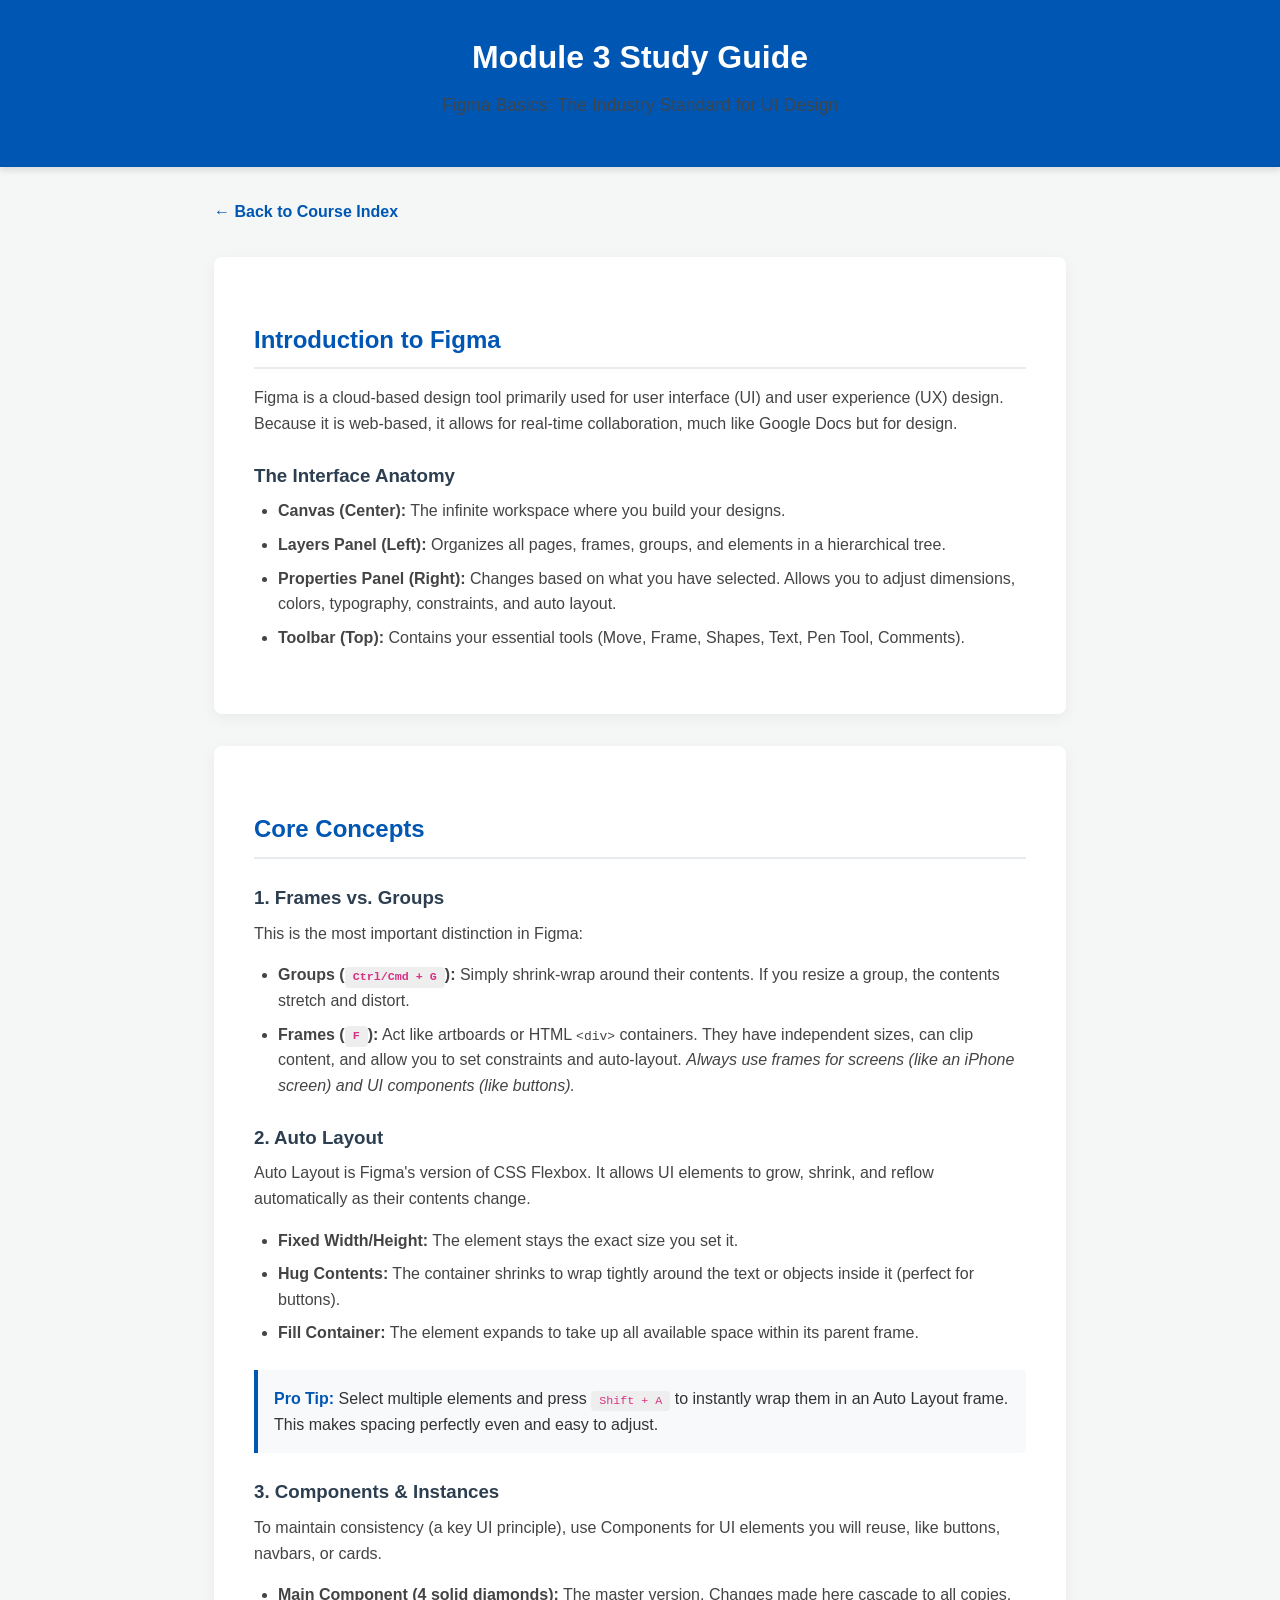
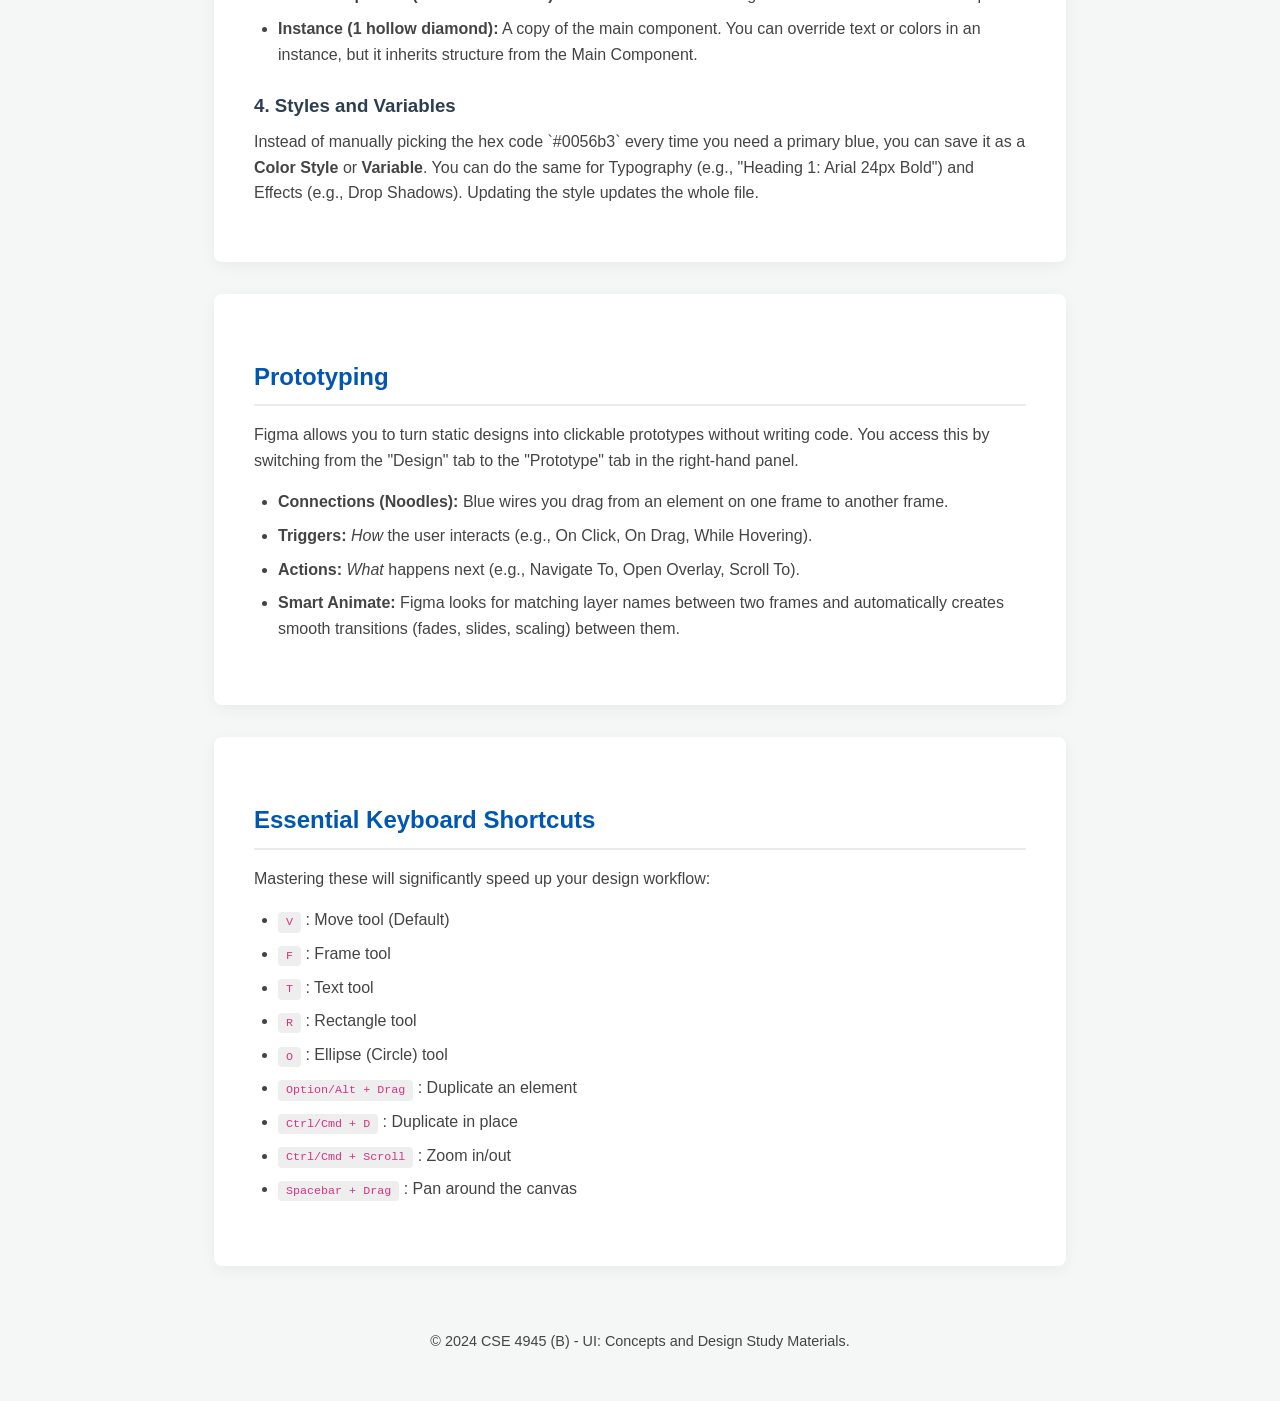
<file: figma-guide.html>
<!DOCTYPE html>
<html lang="en">
<head>
    <meta charset="UTF-8">
    <meta name="viewport" content="width=device-width, initial-scale=1.0">
    <title>Study Guide: Figma Basics</title>
    <style>
        :root {
            --primary-color: #0056b3;
            --secondary-color: #f8f9fa;
            --text-color: #333;
            --bg-color: #f4f7f6;
            --card-bg: #ffffff;
            --accent-color: #e9ecef;
        }

        * {
            box-sizing: border-box;
            margin: 0;
            padding: 0;
        }

        body {
            font-family: -apple-system, BlinkMacSystemFont, "Segoe UI", Roboto, Helvetica, Arial, sans-serif;
            background-color: var(--bg-color);
            color: var(--text-color);
            line-height: 1.6;
        }

        header {
            background-color: var(--primary-color);
            color: white;
            padding: 2rem 1rem;
            text-align: center;
            box-shadow: 0 4px 6px rgba(0,0,0,0.1);
        }

        header h1 {
            font-size: 2rem;
            margin-bottom: 0.5rem;
        }

        header p {
            font-size: 1.1rem;
            opacity: 0.9;
        }

        .container {
            max-width: 900px;
            margin: 2rem auto;
            padding: 0 1.5rem;
        }

        .back-link {
            display: inline-block;
            margin-bottom: 2rem;
            color: var(--primary-color);
            text-decoration: none;
            font-weight: bold;
        }

        .back-link:hover {
            text-decoration: underline;
        }

        .content-card {
            background-color: var(--card-bg);
            border-radius: 8px;
            padding: 2.5rem;
            box-shadow: 0 4px 15px rgba(0,0,0,0.05);
            margin-bottom: 2rem;
        }

        h2 {
            color: var(--primary-color);
            border-bottom: 2px solid var(--accent-color);
            padding-bottom: 0.5rem;
            margin-top: 1.5rem;
            margin-bottom: 1rem;
        }

        h3 {
            color: #2c3e50;
            margin-top: 1.5rem;
            margin-bottom: 0.5rem;
        }

        p {
            margin-bottom: 1rem;
            color: #444;
        }

        ul {
            margin-bottom: 1.5rem;
            padding-left: 1.5rem;
            color: #444;
        }

        li {
            margin-bottom: 0.5rem;
        }

        .highlight-box {
            background-color: var(--secondary-color);
            border-left: 4px solid var(--primary-color);
            padding: 1rem;
            margin: 1.5rem 0;
            border-radius: 0 4px 4px 0;
        }

        .highlight-box strong {
            color: var(--primary-color);
        }

        .shortcut {
            background-color: #eee;
            padding: 0.2rem 0.5rem;
            border-radius: 4px;
            font-family: monospace;
            font-size: 0.9em;
            color: #d63384;
        }

        footer {
            text-align: center;
            padding: 2rem;
            margin-top: 2rem;
            color: #666;
            font-size: 0.9rem;
        }
    </style>
</head>
<body>

    <header>
        <h1>Module 3 Study Guide</h1>
        <p>Figma Basics: The Industry Standard for UI Design</p>
    </header>

    <div class="container">
        <a href="index.html" class="back-link">← Back to Course Index</a>

        <div class="content-card">
            <h2>Introduction to Figma</h2>
            <p>Figma is a cloud-based design tool primarily used for user interface (UI) and user experience (UX) design. Because it is web-based, it allows for real-time collaboration, much like Google Docs but for design.</p>
            
            <h3>The Interface Anatomy</h3>
            <ul>
                <li><strong>Canvas (Center):</strong> The infinite workspace where you build your designs.</li>
                <li><strong>Layers Panel (Left):</strong> Organizes all pages, frames, groups, and elements in a hierarchical tree.</li>
                <li><strong>Properties Panel (Right):</strong> Changes based on what you have selected. Allows you to adjust dimensions, colors, typography, constraints, and auto layout.</li>
                <li><strong>Toolbar (Top):</strong> Contains your essential tools (Move, Frame, Shapes, Text, Pen Tool, Comments).</li>
            </ul>
        </div>

        <div class="content-card">
            <h2>Core Concepts</h2>

            <h3>1. Frames vs. Groups</h3>
            <p>This is the most important distinction in Figma:</p>
            <ul>
                <li><strong>Groups (<span class="shortcut">Ctrl/Cmd + G</span>):</strong> Simply shrink-wrap around their contents. If you resize a group, the contents stretch and distort.</li>
                <li><strong>Frames (<span class="shortcut">F</span>):</strong> Act like artboards or HTML <code>&lt;div&gt;</code> containers. They have independent sizes, can clip content, and allow you to set constraints and auto-layout. <em>Always use frames for screens (like an iPhone screen) and UI components (like buttons).</em></li>
            </ul>

            <h3>2. Auto Layout</h3>
            <p>Auto Layout is Figma's version of CSS Flexbox. It allows UI elements to grow, shrink, and reflow automatically as their contents change.</p>
            <ul>
                <li><strong>Fixed Width/Height:</strong> The element stays the exact size you set it.</li>
                <li><strong>Hug Contents:</strong> The container shrinks to wrap tightly around the text or objects inside it (perfect for buttons).</li>
                <li><strong>Fill Container:</strong> The element expands to take up all available space within its parent frame.</li>
            </ul>
            <div class="highlight-box">
                <strong>Pro Tip:</strong> Select multiple elements and press <span class="shortcut">Shift + A</span> to instantly wrap them in an Auto Layout frame. This makes spacing perfectly even and easy to adjust.
            </div>

            <h3>3. Components & Instances</h3>
            <p>To maintain consistency (a key UI principle), use Components for UI elements you will reuse, like buttons, navbars, or cards.</p>
            <ul>
                <li><strong>Main Component (4 solid diamonds):</strong> The master version. Changes made here cascade to all copies.</li>
                <li><strong>Instance (1 hollow diamond):</strong> A copy of the main component. You can override text or colors in an instance, but it inherits structure from the Main Component.</li>
            </ul>

            <h3>4. Styles and Variables</h3>
            <p>Instead of manually picking the hex code `#0056b3` every time you need a primary blue, you can save it as a <strong>Color Style</strong> or <strong>Variable</strong>. You can do the same for Typography (e.g., "Heading 1: Arial 24px Bold") and Effects (e.g., Drop Shadows). Updating the style updates the whole file.</p>
        </div>

        <div class="content-card">
            <h2>Prototyping</h2>
            <p>Figma allows you to turn static designs into clickable prototypes without writing code. You access this by switching from the "Design" tab to the "Prototype" tab in the right-hand panel.</p>
            
            <ul>
                <li><strong>Connections (Noodles):</strong> Blue wires you drag from an element on one frame to another frame.</li>
                <li><strong>Triggers:</strong> <em>How</em> the user interacts (e.g., On Click, On Drag, While Hovering).</li>
                <li><strong>Actions:</strong> <em>What</em> happens next (e.g., Navigate To, Open Overlay, Scroll To).</li>
                <li><strong>Smart Animate:</strong> Figma looks for matching layer names between two frames and automatically creates smooth transitions (fades, slides, scaling) between them.</li>
            </ul>
        </div>

        <div class="content-card">
            <h2>Essential Keyboard Shortcuts</h2>
            <p>Mastering these will significantly speed up your design workflow:</p>
            <ul>
                <li><span class="shortcut">V</span> : Move tool (Default)</li>
                <li><span class="shortcut">F</span> : Frame tool</li>
                <li><span class="shortcut">T</span> : Text tool</li>
                <li><span class="shortcut">R</span> : Rectangle tool</li>
                <li><span class="shortcut">O</span> : Ellipse (Circle) tool</li>
                <li><span class="shortcut">Option/Alt + Drag</span> : Duplicate an element</li>
                <li><span class="shortcut">Ctrl/Cmd + D</span> : Duplicate in place</li>
                <li><span class="shortcut">Ctrl/Cmd + Scroll</span> : Zoom in/out</li>
                <li><span class="shortcut">Spacebar + Drag</span> : Pan around the canvas</li>
            </ul>
        </div>

    </div>

    <footer>
        <p>&copy; 2024 CSE 4945 (B) - UI: Concepts and Design Study Materials.</p>
    </footer>

</body>
</html>
</file>
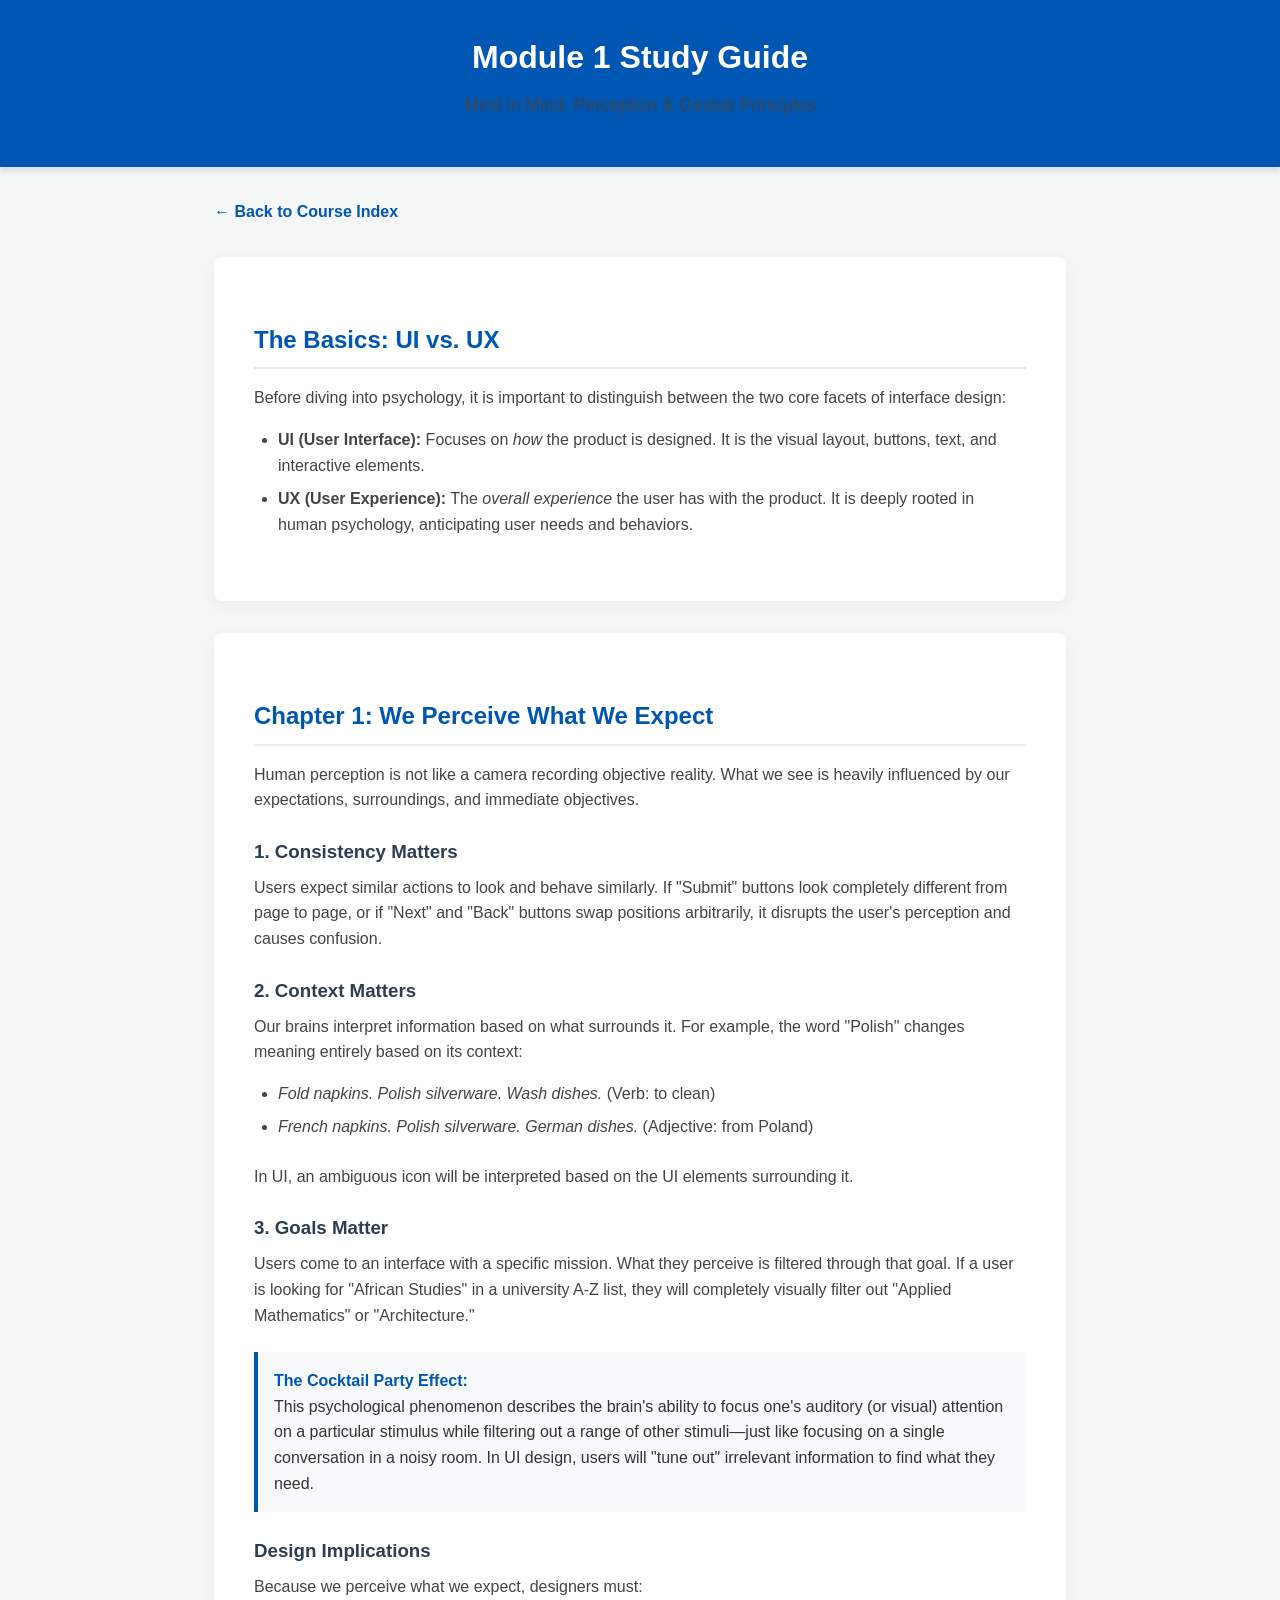
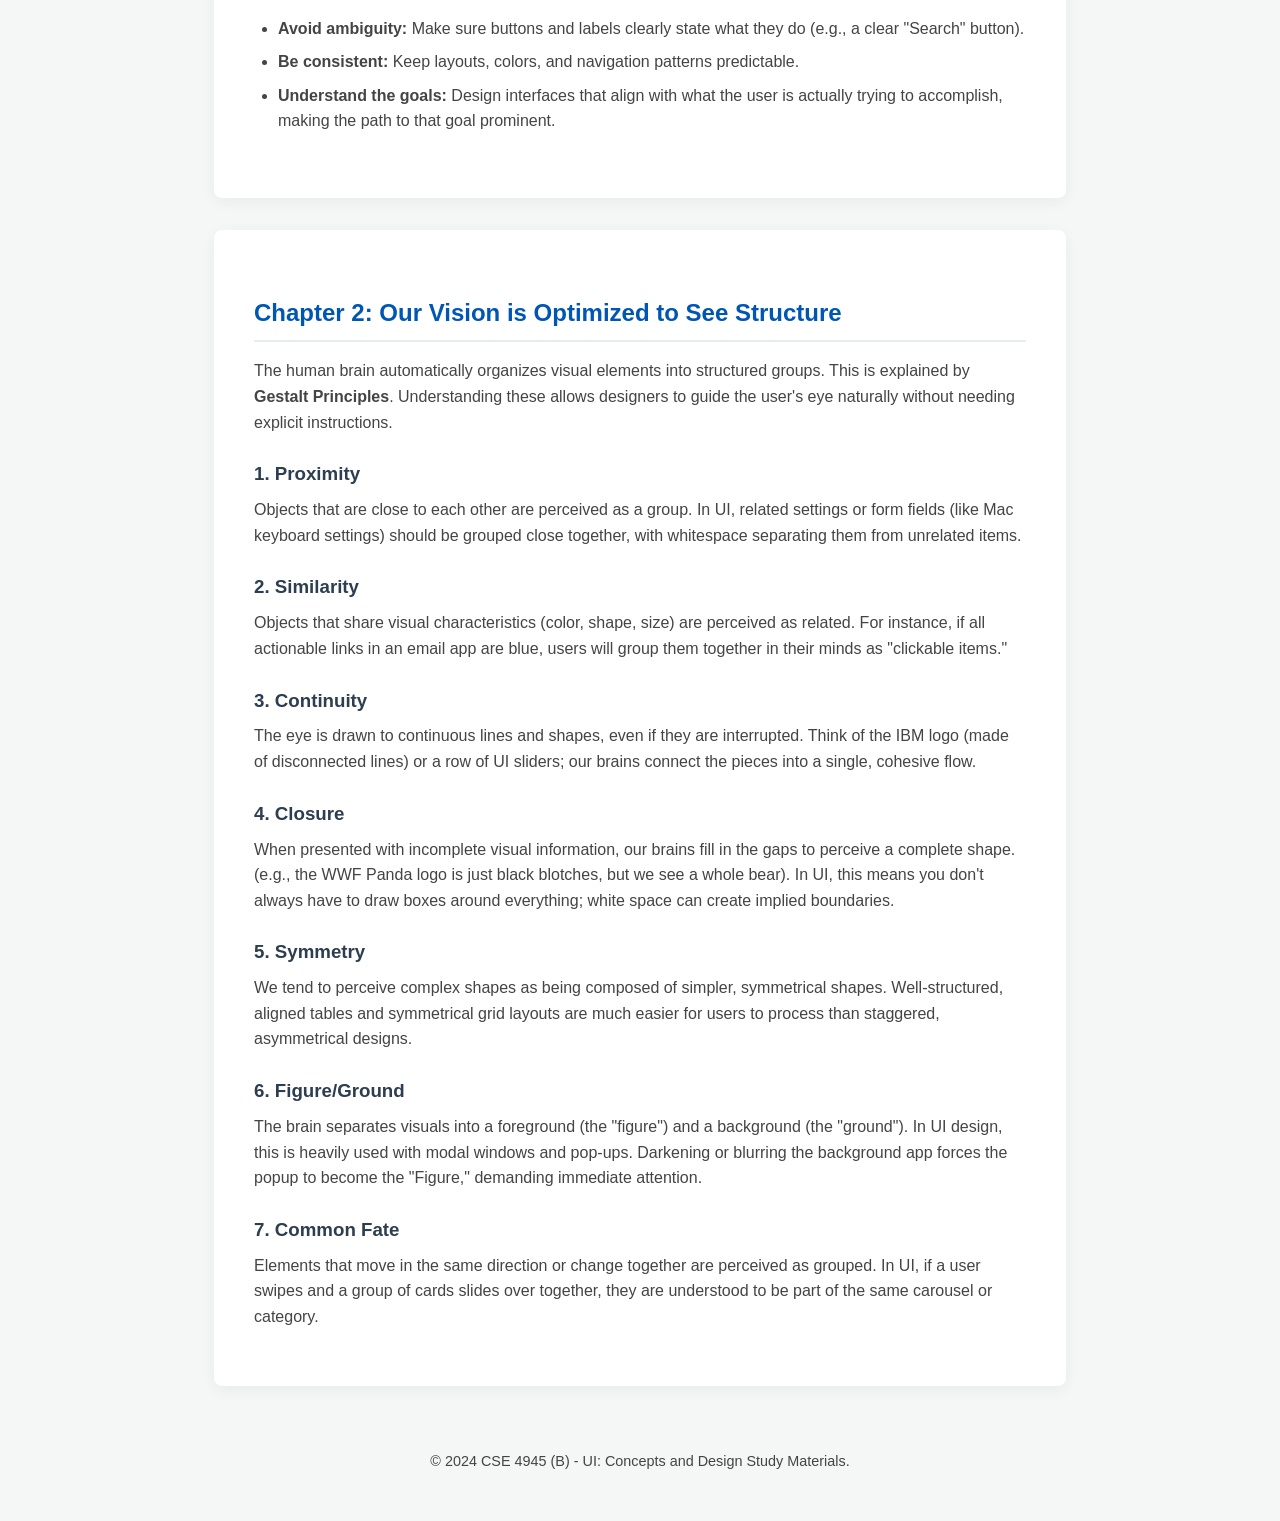
<file: lecture1-guide.html>
<!DOCTYPE html>
<html lang="en">
<head>
    <meta charset="UTF-8">
    <meta name="viewport" content="width=device-width, initial-scale=1.0">
    <title>Study Guide: Perception & Gestalt Principles</title>
    <style>
        :root {
            --primary-color: #0056b3;
            --secondary-color: #f8f9fa;
            --text-color: #333;
            --bg-color: #f4f7f6;
            --card-bg: #ffffff;
            --accent-color: #e9ecef;
        }

        * {
            box-sizing: border-box;
            margin: 0;
            padding: 0;
        }

        body {
            font-family: -apple-system, BlinkMacSystemFont, "Segoe UI", Roboto, Helvetica, Arial, sans-serif;
            background-color: var(--bg-color);
            color: var(--text-color);
            line-height: 1.6;
        }

        header {
            background-color: var(--primary-color);
            color: white;
            padding: 2rem 1rem;
            text-align: center;
            box-shadow: 0 4px 6px rgba(0,0,0,0.1);
        }

        header h1 {
            font-size: 2rem;
            margin-bottom: 0.5rem;
        }

        header p {
            font-size: 1.1rem;
            opacity: 0.9;
        }

        .container {
            max-width: 900px;
            margin: 2rem auto;
            padding: 0 1.5rem;
        }

        .back-link {
            display: inline-block;
            margin-bottom: 2rem;
            color: var(--primary-color);
            text-decoration: none;
            font-weight: bold;
        }

        .back-link:hover {
            text-decoration: underline;
        }

        .content-card {
            background-color: var(--card-bg);
            border-radius: 8px;
            padding: 2.5rem;
            box-shadow: 0 4px 15px rgba(0,0,0,0.05);
            margin-bottom: 2rem;
        }

        h2 {
            color: var(--primary-color);
            border-bottom: 2px solid var(--accent-color);
            padding-bottom: 0.5rem;
            margin-top: 1.5rem;
            margin-bottom: 1rem;
        }

        h3 {
            color: #2c3e50;
            margin-top: 1.5rem;
            margin-bottom: 0.5rem;
        }

        p {
            margin-bottom: 1rem;
            color: #444;
        }

        ul {
            margin-bottom: 1.5rem;
            padding-left: 1.5rem;
            color: #444;
        }

        li {
            margin-bottom: 0.5rem;
        }

        .highlight-box {
            background-color: var(--secondary-color);
            border-left: 4px solid var(--primary-color);
            padding: 1rem;
            margin: 1.5rem 0;
            border-radius: 0 4px 4px 0;
        }

        .highlight-box strong {
            color: var(--primary-color);
        }

        footer {
            text-align: center;
            padding: 2rem;
            margin-top: 2rem;
            color: #666;
            font-size: 0.9rem;
        }
    </style>
</head>
<body>

    <header>
        <h1>Module 1 Study Guide</h1>
        <p>Mind in Mind: Perception & Gestalt Principles</p>
    </header>

    <div class="container">
        <a href="index.html" class="back-link">← Back to Course Index</a>

        <div class="content-card">
            <h2>The Basics: UI vs. UX</h2>
            <p>Before diving into psychology, it is important to distinguish between the two core facets of interface design:</p>
            <ul>
                <li><strong>UI (User Interface):</strong> Focuses on <em>how</em> the product is designed. It is the visual layout, buttons, text, and interactive elements.</li>
                <li><strong>UX (User Experience):</strong> The <em>overall experience</em> the user has with the product. It is deeply rooted in human psychology, anticipating user needs and behaviors.</li>
            </ul>
        </div>

        <div class="content-card">
            <h2>Chapter 1: We Perceive What We Expect</h2>
            <p>Human perception is not like a camera recording objective reality. What we see is heavily influenced by our expectations, surroundings, and immediate objectives.</p>

            <h3>1. Consistency Matters</h3>
            <p>Users expect similar actions to look and behave similarly. If "Submit" buttons look completely different from page to page, or if "Next" and "Back" buttons swap positions arbitrarily, it disrupts the user's perception and causes confusion.</p>

            <h3>2. Context Matters</h3>
            <p>Our brains interpret information based on what surrounds it. For example, the word "Polish" changes meaning entirely based on its context:</p>
            <ul>
                <li><em>Fold napkins. Polish silverware. Wash dishes.</em> (Verb: to clean)</li>
                <li><em>French napkins. Polish silverware. German dishes.</em> (Adjective: from Poland)</li>
            </ul>
            <p>In UI, an ambiguous icon will be interpreted based on the UI elements surrounding it.</p>

            <h3>3. Goals Matter</h3>
            <p>Users come to an interface with a specific mission. What they perceive is filtered through that goal. If a user is looking for "African Studies" in a university A-Z list, they will completely visually filter out "Applied Mathematics" or "Architecture."</p>

            <div class="highlight-box">
                <strong>The Cocktail Party Effect:</strong><br>
                This psychological phenomenon describes the brain's ability to focus one's auditory (or visual) attention on a particular stimulus while filtering out a range of other stimuli—just like focusing on a single conversation in a noisy room. In UI design, users will "tune out" irrelevant information to find what they need.
            </div>

            <h3>Design Implications</h3>
            <p>Because we perceive what we expect, designers must:</p>
            <ul>
                <li><strong>Avoid ambiguity:</strong> Make sure buttons and labels clearly state what they do (e.g., a clear "Search" button).</li>
                <li><strong>Be consistent:</strong> Keep layouts, colors, and navigation patterns predictable.</li>
                <li><strong>Understand the goals:</strong> Design interfaces that align with what the user is actually trying to accomplish, making the path to that goal prominent.</li>
            </ul>
        </div>

        <div class="content-card">
            <h2>Chapter 2: Our Vision is Optimized to See Structure</h2>
            <p>The human brain automatically organizes visual elements into structured groups. This is explained by <strong>Gestalt Principles</strong>. Understanding these allows designers to guide the user's eye naturally without needing explicit instructions.</p>

            <h3>1. Proximity</h3>
            <p>Objects that are close to each other are perceived as a group. In UI, related settings or form fields (like Mac keyboard settings) should be grouped close together, with whitespace separating them from unrelated items.</p>

            <h3>2. Similarity</h3>
            <p>Objects that share visual characteristics (color, shape, size) are perceived as related. For instance, if all actionable links in an email app are blue, users will group them together in their minds as "clickable items."</p>

            <h3>3. Continuity</h3>
            <p>The eye is drawn to continuous lines and shapes, even if they are interrupted. Think of the IBM logo (made of disconnected lines) or a row of UI sliders; our brains connect the pieces into a single, cohesive flow.</p>

            <h3>4. Closure</h3>
            <p>When presented with incomplete visual information, our brains fill in the gaps to perceive a complete shape. (e.g., the WWF Panda logo is just black blotches, but we see a whole bear). In UI, this means you don't always have to draw boxes around everything; white space can create implied boundaries.</p>

            <h3>5. Symmetry</h3>
            <p>We tend to perceive complex shapes as being composed of simpler, symmetrical shapes. Well-structured, aligned tables and symmetrical grid layouts are much easier for users to process than staggered, asymmetrical designs.</p>

            <h3>6. Figure/Ground</h3>
            <p>The brain separates visuals into a foreground (the "figure") and a background (the "ground"). In UI design, this is heavily used with modal windows and pop-ups. Darkening or blurring the background app forces the popup to become the "Figure," demanding immediate attention.</p>

            <h3>7. Common Fate</h3>
            <p>Elements that move in the same direction or change together are perceived as grouped. In UI, if a user swipes and a group of cards slides over together, they are understood to be part of the same carousel or category.</p>
        </div>

    </div>

    <footer>
        <p>&copy; 2024 CSE 4945 (B) - UI: Concepts and Design Study Materials.</p>
    </footer>

</body>
</html>
</file>
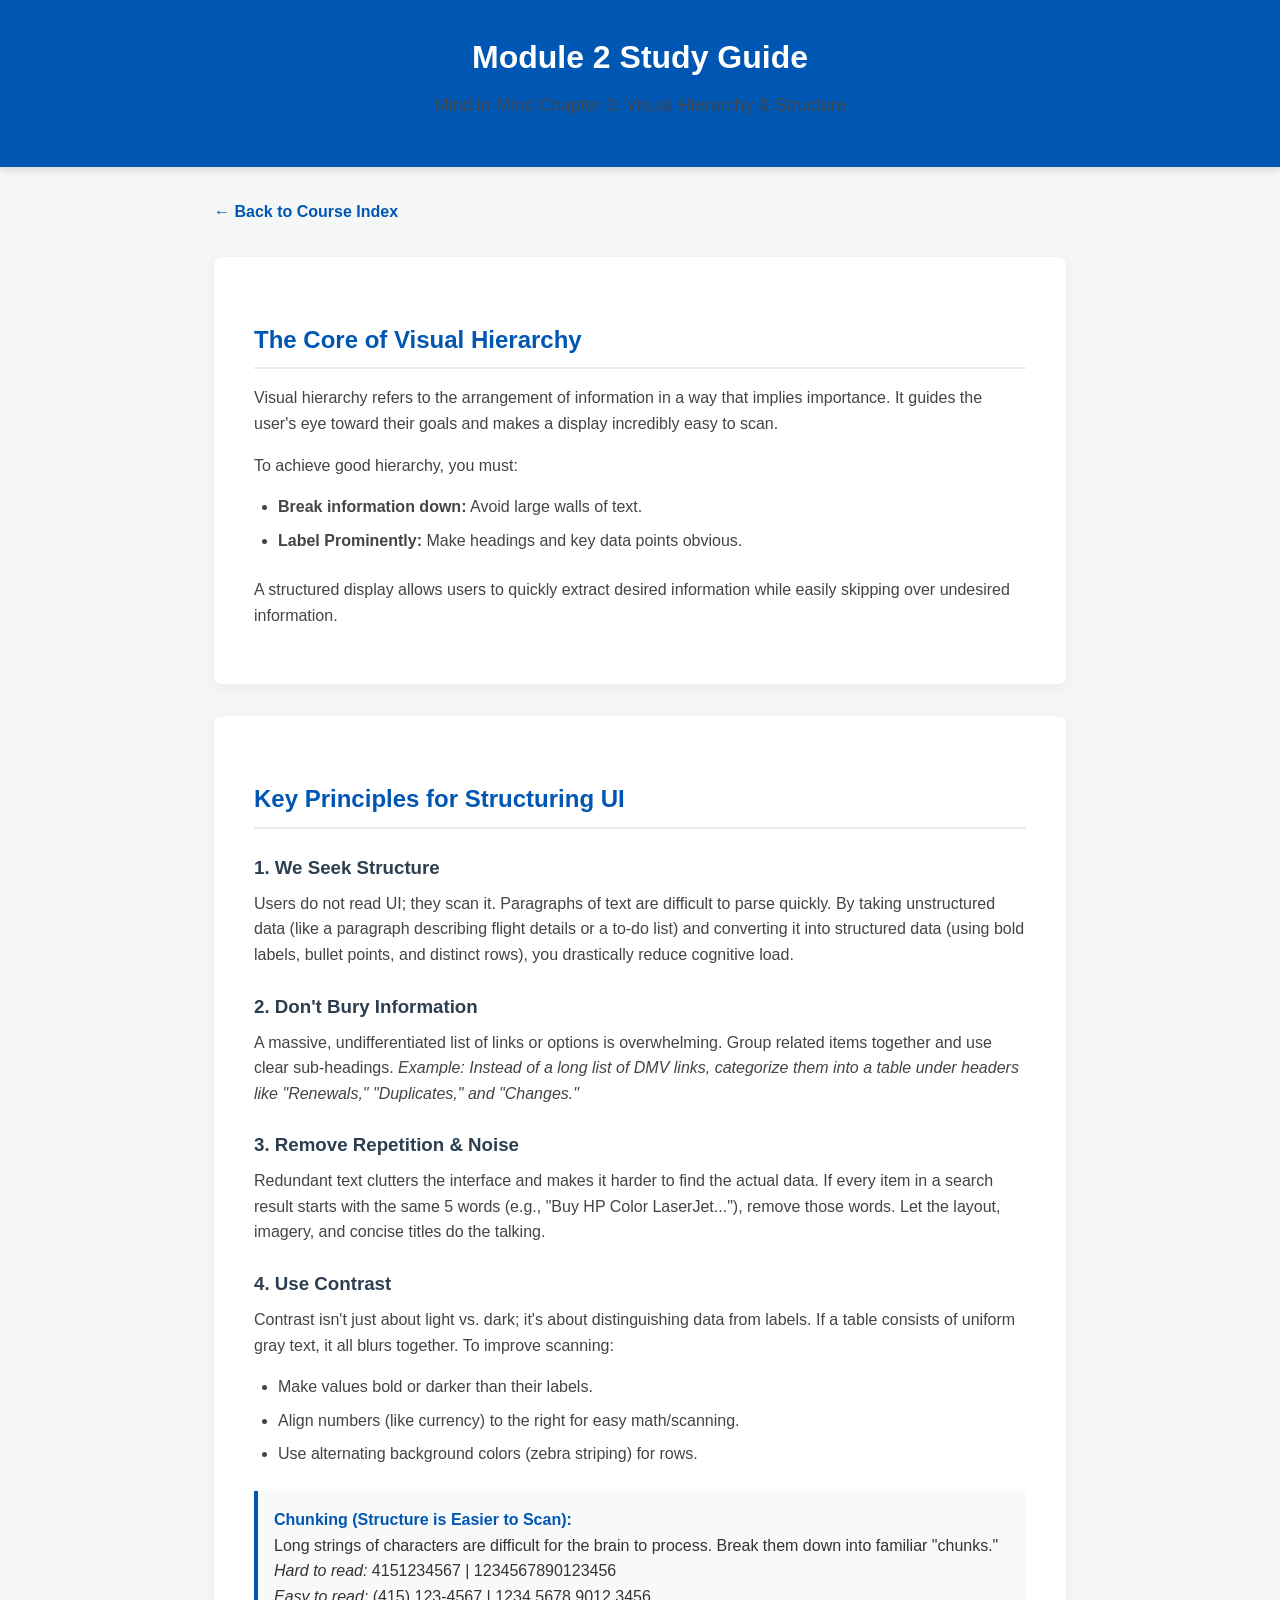
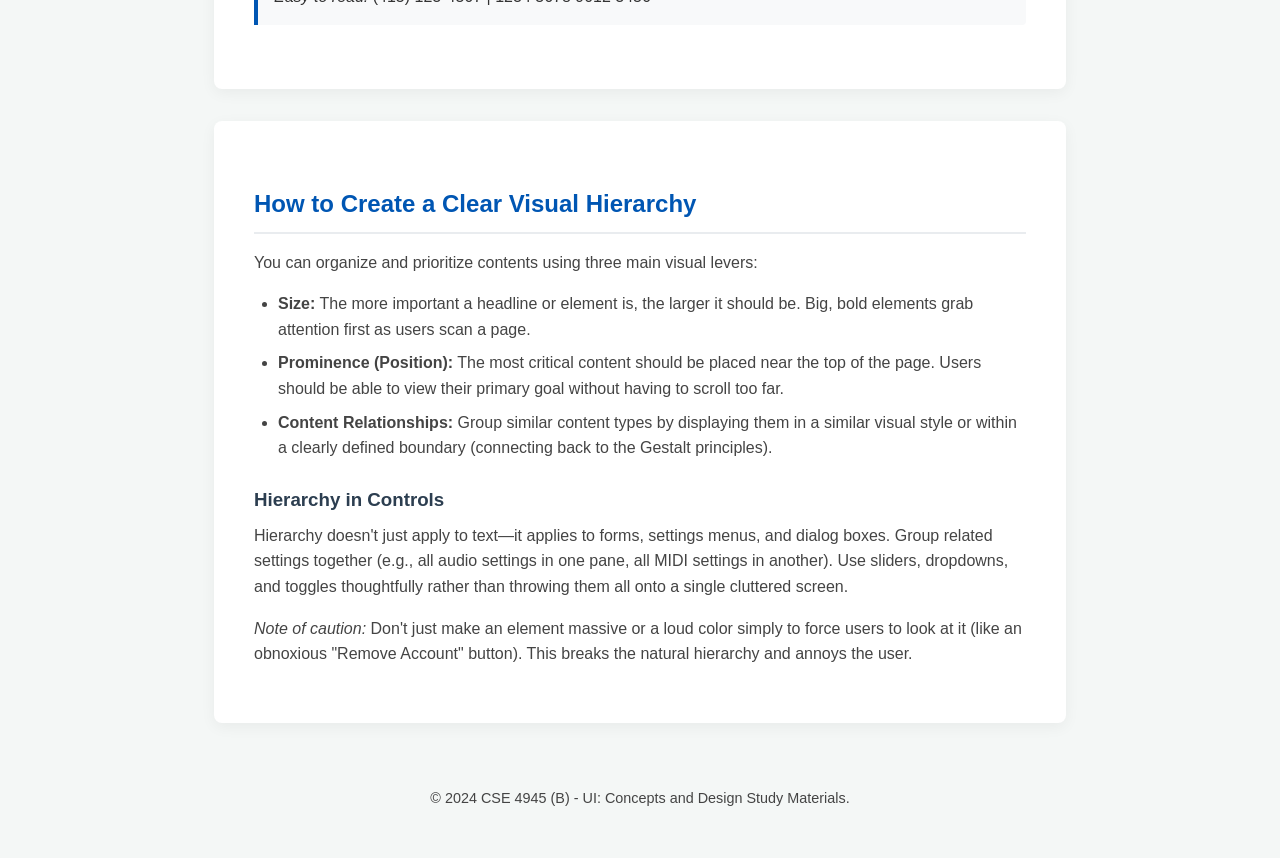
<file: lecture2-guide.html>
<!DOCTYPE html>
<html lang="en">
<head>
    <meta charset="UTF-8">
    <meta name="viewport" content="width=device-width, initial-scale=1.0">
    <title>Study Guide: Visual Hierarchy & Structure</title>
    <style>
        :root {
            --primary-color: #0056b3;
            --secondary-color: #f8f9fa;
            --text-color: #333;
            --bg-color: #f4f7f6;
            --card-bg: #ffffff;
            --accent-color: #e9ecef;
        }

        * {
            box-sizing: border-box;
            margin: 0;
            padding: 0;
        }

        body {
            font-family: -apple-system, BlinkMacSystemFont, "Segoe UI", Roboto, Helvetica, Arial, sans-serif;
            background-color: var(--bg-color);
            color: var(--text-color);
            line-height: 1.6;
        }

        header {
            background-color: var(--primary-color);
            color: white;
            padding: 2rem 1rem;
            text-align: center;
            box-shadow: 0 4px 6px rgba(0,0,0,0.1);
        }

        header h1 {
            font-size: 2rem;
            margin-bottom: 0.5rem;
        }

        header p {
            font-size: 1.1rem;
            opacity: 0.9;
        }

        .container {
            max-width: 900px;
            margin: 2rem auto;
            padding: 0 1.5rem;
        }

        .back-link {
            display: inline-block;
            margin-bottom: 2rem;
            color: var(--primary-color);
            text-decoration: none;
            font-weight: bold;
        }

        .back-link:hover {
            text-decoration: underline;
        }

        .content-card {
            background-color: var(--card-bg);
            border-radius: 8px;
            padding: 2.5rem;
            box-shadow: 0 4px 15px rgba(0,0,0,0.05);
            margin-bottom: 2rem;
        }

        h2 {
            color: var(--primary-color);
            border-bottom: 2px solid var(--accent-color);
            padding-bottom: 0.5rem;
            margin-top: 1.5rem;
            margin-bottom: 1rem;
        }

        h3 {
            color: #2c3e50;
            margin-top: 1.5rem;
            margin-bottom: 0.5rem;
        }

        p {
            margin-bottom: 1rem;
            color: #444;
        }

        ul {
            margin-bottom: 1.5rem;
            padding-left: 1.5rem;
            color: #444;
        }

        li {
            margin-bottom: 0.5rem;
        }

        .highlight-box {
            background-color: var(--secondary-color);
            border-left: 4px solid var(--primary-color);
            padding: 1rem;
            margin: 1.5rem 0;
            border-radius: 0 4px 4px 0;
        }

        .highlight-box strong {
            color: var(--primary-color);
        }

        footer {
            text-align: center;
            padding: 2rem;
            margin-top: 2rem;
            color: #666;
            font-size: 0.9rem;
        }
    </style>
</head>
<body>

    <header>
        <h1>Module 2 Study Guide</h1>
        <p>Mind in Mind Chapter 3: Visual Hierarchy & Structure</p>
    </header>

    <div class="container">
        <a href="index.html" class="back-link">← Back to Course Index</a>

        <div class="content-card">
            <h2>The Core of Visual Hierarchy</h2>
            <p>Visual hierarchy refers to the arrangement of information in a way that implies importance. It guides the user's eye toward their goals and makes a display incredibly easy to scan.</p>
            <p>To achieve good hierarchy, you must:</p>
            <ul>
                <li><strong>Break information down:</strong> Avoid large walls of text.</li>
                <li><strong>Label Prominently:</strong> Make headings and key data points obvious.</li>
            </ul>
            <p>A structured display allows users to quickly extract desired information while easily skipping over undesired information.</p>
        </div>

        <div class="content-card">
            <h2>Key Principles for Structuring UI</h2>

            <h3>1. We Seek Structure</h3>
            <p>Users do not read UI; they scan it. Paragraphs of text are difficult to parse quickly. By taking unstructured data (like a paragraph describing flight details or a to-do list) and converting it into structured data (using bold labels, bullet points, and distinct rows), you drastically reduce cognitive load.</p>

            <h3>2. Don't Bury Information</h3>
            <p>A massive, undifferentiated list of links or options is overwhelming. Group related items together and use clear sub-headings. <em>Example: Instead of a long list of DMV links, categorize them into a table under headers like "Renewals," "Duplicates," and "Changes."</em></p>

            <h3>3. Remove Repetition & Noise</h3>
            <p>Redundant text clutters the interface and makes it harder to find the actual data. If every item in a search result starts with the same 5 words (e.g., "Buy HP Color LaserJet..."), remove those words. Let the layout, imagery, and concise titles do the talking.</p>

            <h3>4. Use Contrast</h3>
            <p>Contrast isn't just about light vs. dark; it's about distinguishing data from labels. If a table consists of uniform gray text, it all blurs together. To improve scanning:</p>
            <ul>
                <li>Make values bold or darker than their labels.</li>
                <li>Align numbers (like currency) to the right for easy math/scanning.</li>
                <li>Use alternating background colors (zebra striping) for rows.</li>
            </ul>

            <div class="highlight-box">
                <strong>Chunking (Structure is Easier to Scan):</strong><br>
                Long strings of characters are difficult for the brain to process. Break them down into familiar "chunks."<br>
                <em>Hard to read:</em> 4151234567 | 1234567890123456<br>
                <em>Easy to read:</em> (415) 123-4567 | 1234 5678 9012 3456
            </div>
        </div>

        <div class="content-card">
            <h2>How to Create a Clear Visual Hierarchy</h2>
            <p>You can organize and prioritize contents using three main visual levers:</p>

            <ul>
                <li><strong>Size:</strong> The more important a headline or element is, the larger it should be. Big, bold elements grab attention first as users scan a page.</li>
                <li><strong>Prominence (Position):</strong> The most critical content should be placed near the top of the page. Users should be able to view their primary goal without having to scroll too far.</li>
                <li><strong>Content Relationships:</strong> Group similar content types by displaying them in a similar visual style or within a clearly defined boundary (connecting back to the Gestalt principles).</li>
            </ul>

            <h3>Hierarchy in Controls</h3>
            <p>Hierarchy doesn't just apply to text—it applies to forms, settings menus, and dialog boxes. Group related settings together (e.g., all audio settings in one pane, all MIDI settings in another). Use sliders, dropdowns, and toggles thoughtfully rather than throwing them all onto a single cluttered screen.</p>
            <p><em>Note of caution:</em> Don't just make an element massive or a loud color simply to force users to look at it (like an obnoxious "Remove Account" button). This breaks the natural hierarchy and annoys the user.</p>
        </div>

    </div>

    <footer>
        <p>&copy; 2024 CSE 4945 (B) - UI: Concepts and Design Study Materials.</p>
    </footer>

</body>
</html>
</file>
<file: styles.css>
@import url('https://fonts.googleapis.com/css2?family=Inter:wght@300;400;500;600;700&display=swap');

:root {
  --bg-primary: #f8fafc;
  --bg-secondary: #ffffff;
  --text-primary: #0f172a;
  --text-secondary: #475569;
  --text-tertiary: #94a3b8;
  --accent-primary: #3b82f6;
  --accent-secondary: #2563eb;
  --border-color: #e2e8f0;
  
  --sidebar-width: 320px;
  --max-content-width: 800px;
  
  --shadow-sm: 0 1px 2px 0 rgba(0, 0, 0, 0.05);
  --shadow-md: 0 4px 6px -1px rgba(0, 0, 0, 0.1), 0 2px 4px -1px rgba(0, 0, 0, 0.06);
  --shadow-lg: 0 10px 15px -3px rgba(0, 0, 0, 0.1), 0 4px 6px -2px rgba(0, 0, 0, 0.05);
}

* {
  margin: 0;
  padding: 0;
  box-sizing: border-box;
}

html {
  scroll-behavior: smooth;
}

body {
  font-family: 'Inter', -apple-system, BlinkMacSystemFont, "Segoe UI", Roboto, Helvetica, Arial, sans-serif;
  background-color: var(--bg-primary);
  color: var(--text-primary);
  line-height: 1.6;
  -webkit-font-smoothing: antialiased;
}

/* Layout */
.app-container {
  display: flex;
  min-height: 100vh;
}

/* Sidebar */
.sidebar {
  width: var(--sidebar-width);
  background-color: rgba(255, 255, 255, 0.8);
  backdrop-filter: blur(12px);
  -webkit-backdrop-filter: blur(12px);
  border-right: 1px solid var(--border-color);
  position: fixed;
  top: 0;
  bottom: 0;
  left: 0;
  overflow-y: auto;
  padding: 2rem 1.5rem;
  z-index: 10;
  transition: transform 0.3s ease;
}

.sidebar-header {
  margin-bottom: 2rem;
}

.sidebar-title {
  font-size: 1.25rem;
  font-weight: 700;
  color: var(--text-primary);
  letter-spacing: -0.025em;
  background: linear-gradient(135deg, #2563eb, #8b5cf6);
  -webkit-background-clip: text;
  -webkit-text-fill-color: transparent;
}

.nav-list {
  list-style: none;
}

.nav-item {
  margin-bottom: 0.5rem;
}

.nav-link {
  display: block;
  padding: 0.75rem 1rem;
  color: var(--text-secondary);
  text-decoration: none;
  border-radius: 0.5rem;
  font-weight: 500;
  font-size: 0.95rem;
  transition: all 0.2s ease;
  position: relative;
}

.nav-link:hover {
  background-color: #eff6ff;
  color: var(--accent-primary);
  transform: translateX(4px);
}

.nav-link.active {
  background-color: var(--accent-primary);
  color: white;
  box-shadow: var(--shadow-md);
}

/* Main Content */
.main-content {
  flex: 1;
  margin-left: var(--sidebar-width);
  padding: 3rem 4rem;
  display: flex;
  justify-content: center;
}

.content-wrapper {
  max-width: var(--max-content-width);
  width: 100%;
}

/* Typography & Content Styles */
h1 {
  font-size: 3rem;
  font-weight: 800;
  letter-spacing: -0.025em;
  margin-bottom: 1rem;
  color: var(--text-primary);
  line-height: 1.2;
}

h2 {
  font-size: 2rem;
  font-weight: 700;
  letter-spacing: -0.025em;
  margin-top: 3rem;
  margin-bottom: 1.5rem;
  color: var(--text-primary);
  padding-bottom: 0.5rem;
  border-bottom: 1px solid var(--border-color);
  scroll-margin-top: 2rem;
}

h3 {
  font-size: 1.5rem;
  font-weight: 600;
  margin-top: 2rem;
  margin-bottom: 1rem;
  color: var(--text-primary);
}

p {
  margin-bottom: 1.25rem;
  font-size: 1.05rem;
  color: var(--text-secondary);
}

strong {
  color: var(--text-primary);
  font-weight: 600;
}

/* Lists */
ul, ol {
  margin-bottom: 1.5rem;
  padding-left: 1.5rem;
  color: var(--text-secondary);
  font-size: 1.05rem;
}

li {
  margin-bottom: 0.5rem;
}

li::marker {
  color: var(--accent-primary);
}

/* Cards & Sections */
.card {
  background-color: var(--bg-secondary);
  border-radius: 1rem;
  padding: 2rem;
  margin-bottom: 2rem;
  box-shadow: var(--shadow-sm);
  border: 1px solid var(--border-color);
  transition: transform 0.2s ease, box-shadow 0.2s ease;
}

.card:hover {
  transform: translateY(-2px);
  box-shadow: var(--shadow-md);
}

/* Tables */
.table-container {
  overflow-x: auto;
  margin-bottom: 2rem;
  border-radius: 0.75rem;
  box-shadow: var(--shadow-sm);
  border: 1px solid var(--border-color);
}

table {
  width: 100%;
  border-collapse: collapse;
  background-color: var(--bg-secondary);
  text-align: left;
}

th, td {
  padding: 1rem 1.5rem;
  border-bottom: 1px solid var(--border-color);
}

th {
  background-color: #f1f5f9;
  font-weight: 600;
  color: var(--text-primary);
  text-transform: uppercase;
  font-size: 0.85rem;
  letter-spacing: 0.05em;
}

tr:last-child td {
  border-bottom: none;
}

tr:hover td {
  background-color: #f8fafc;
}

/* Badges / Tags */
.badge {
  display: inline-block;
  padding: 0.25rem 0.75rem;
  border-radius: 9999px;
  font-size: 0.85rem;
  font-weight: 500;
  background-color: #dbeafe;
  color: #1e40af;
  margin-right: 0.5rem;
  margin-bottom: 0.5rem;
}

.badge.purple { background-color: #f3e8ff; color: #6b21a8; }
.badge.green { background-color: #dcfce3; color: #166534; }
.badge.orange { background-color: #ffedd5; color: #9a3412; }
.badge.red { background-color: #fee2e2; color: #991b1b; }

/* Callout / Alert */
.callout {
  padding: 1.5rem;
  border-radius: 0.75rem;
  background-color: #f0fdf4;
  border-left: 4px solid #16a34a;
  margin-bottom: 1.5rem;
}

.callout p:last-child {
  margin-bottom: 0;
}

/* Hero Section */
.hero {
  text-align: center;
  padding: 3rem 0;
  margin-bottom: 3rem;
}

.hero p {
  font-size: 1.25rem;
  color: var(--text-secondary);
  max-width: 600px;
  margin: 0 auto;
}

/* Footer */
footer {
  margin-top: 4rem;
  padding-top: 2rem;
  border-top: 1px solid var(--border-color);
  text-align: center;
  color: var(--text-tertiary);
  font-size: 0.9rem;
}

/* Mobile Toggle */
.mobile-toggle {
  display: none;
  position: fixed;
  top: 1rem;
  right: 1rem;
  z-index: 50;
  background: white;
  border: 1px solid var(--border-color);
  border-radius: 0.5rem;
  padding: 0.5rem;
  cursor: pointer;
  box-shadow: var(--shadow-sm);
}

/* Responsive */
@media (max-width: 1024px) {
  .main-content {
    padding: 2rem;
  }
}

@media (max-width: 768px) {
  .sidebar {
    transform: translateX(-100%);
  }
  
  .sidebar.open {
    transform: translateX(0);
  }
  
  .main-content {
    margin-left: 0;
    padding: 2rem 1rem;
  }
  
  .mobile-toggle {
    display: block;
  }
}
</file>
